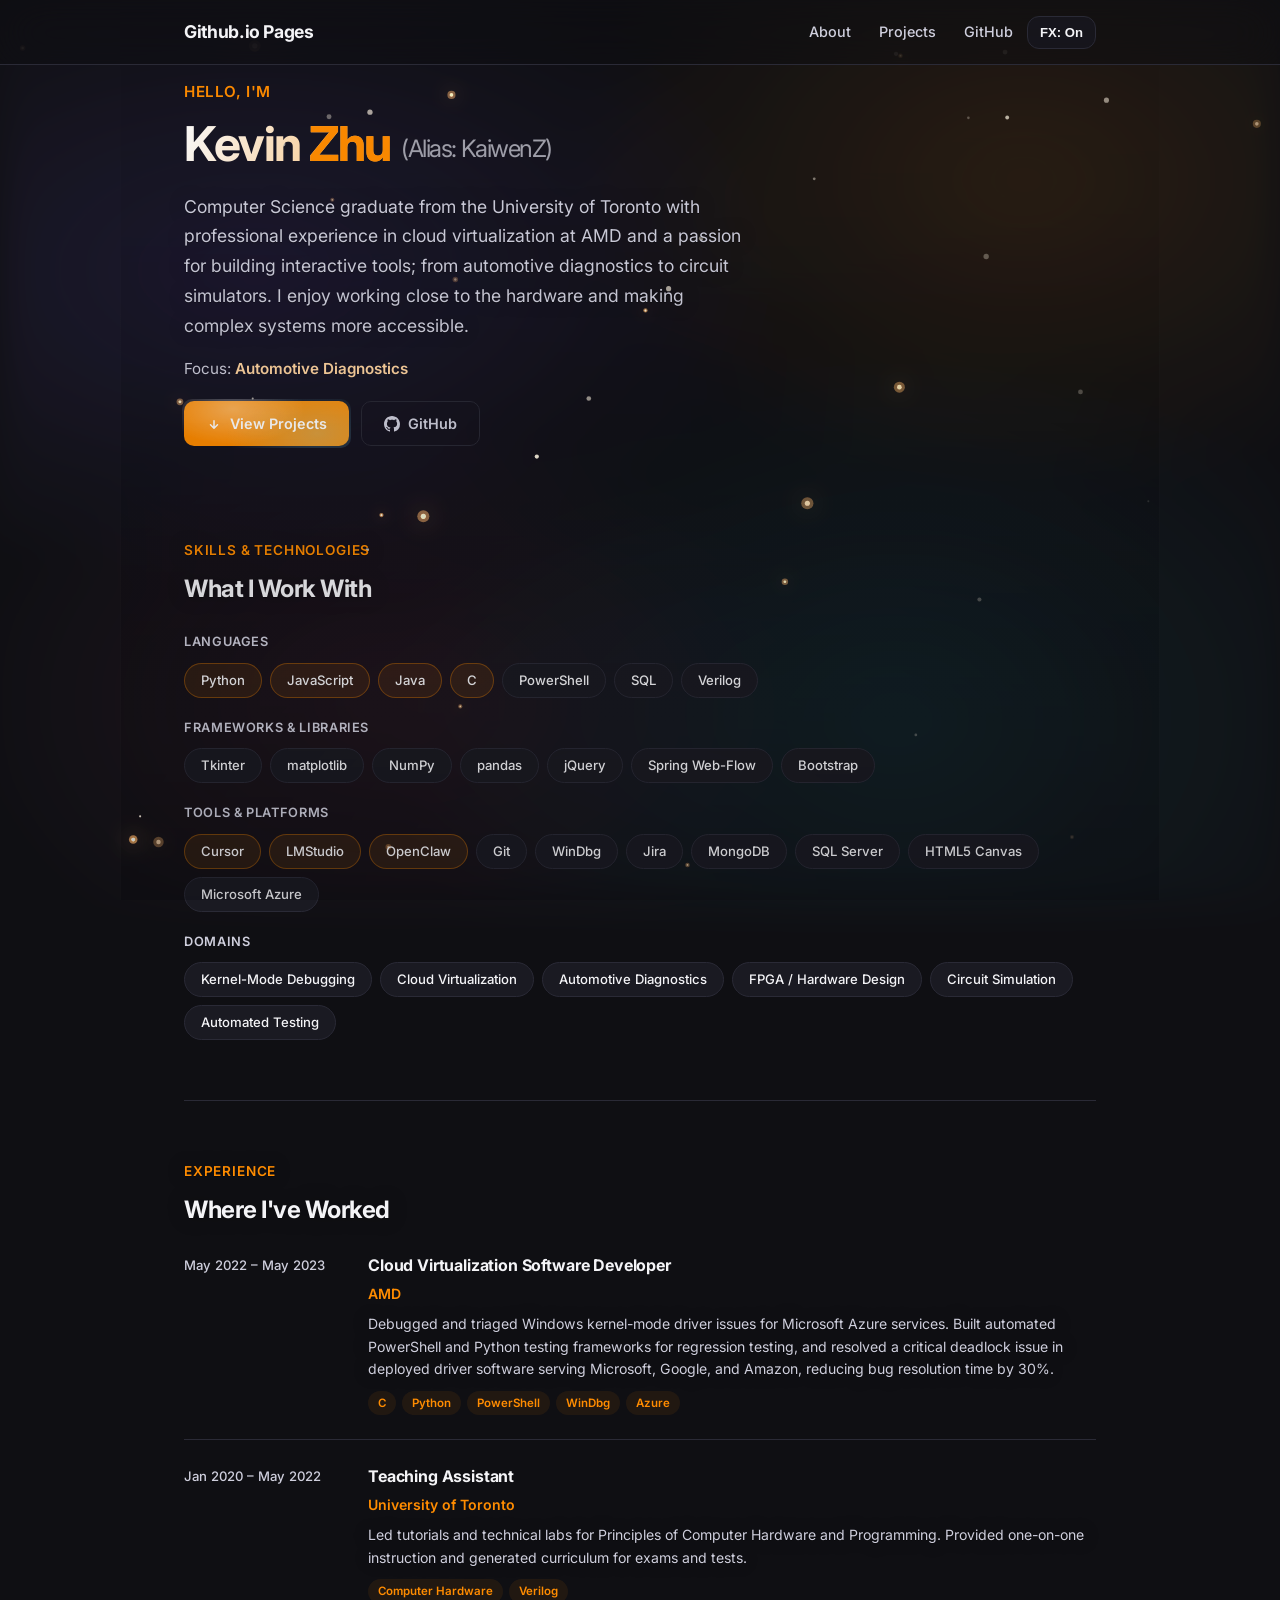
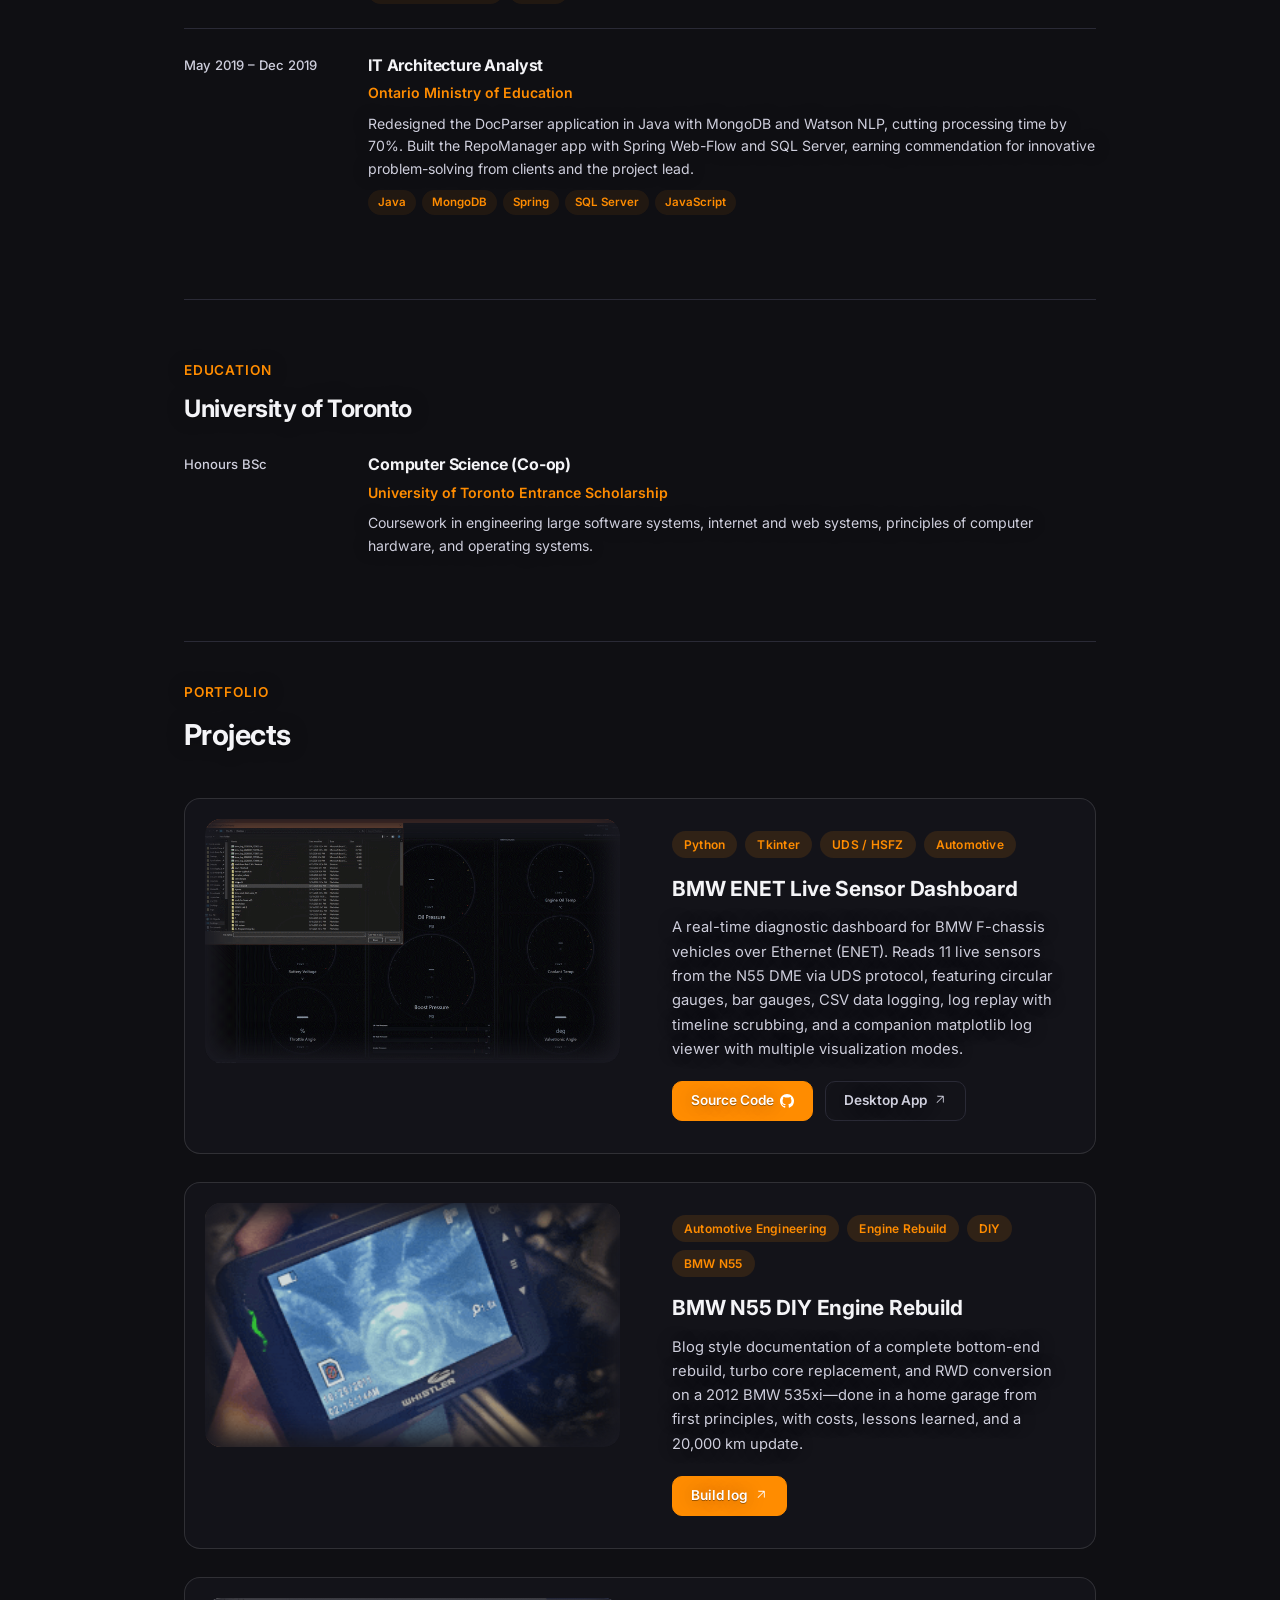
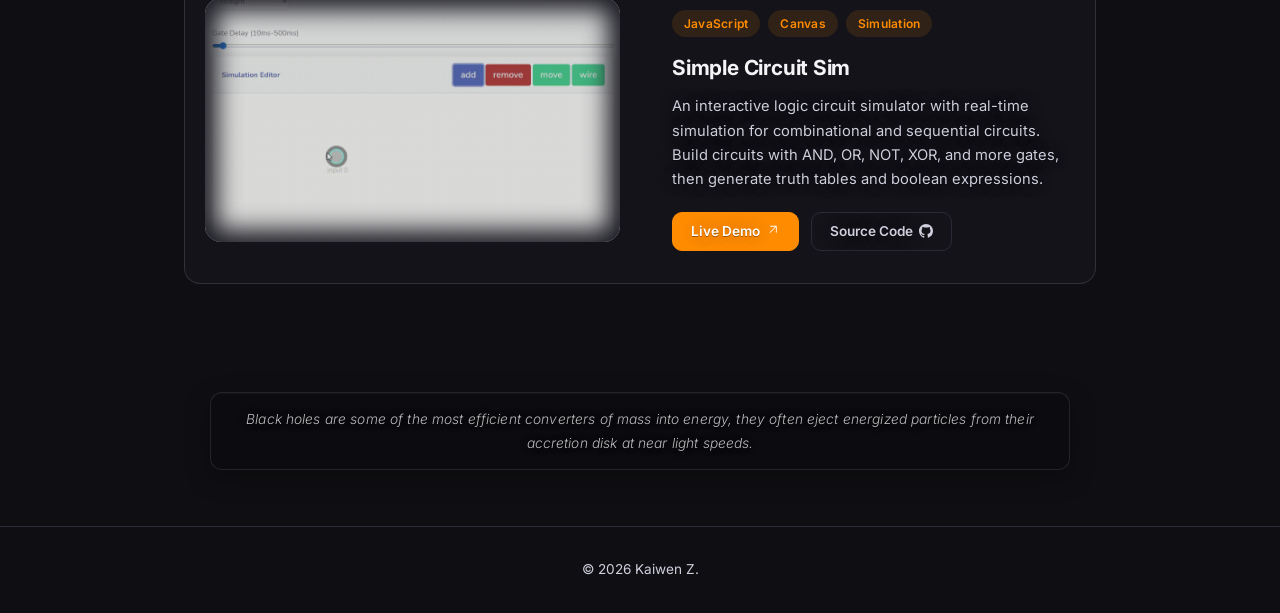
<file: index.html>
<!DOCTYPE html>
<html lang="en">
<head>
  <meta charset="utf-8">
  <meta name="viewport" content="width=device-width, initial-scale=1">
  <title>Kevin Zhu (KaiwenZ) — Projects</title>
  <link href="https://fonts.googleapis.com/css2?family=Inter:wght@300;400;500;600;700&display=swap" rel="stylesheet">
  <link rel="stylesheet" href="styles.css">
  
</head>
<body class="portfolio-page">
  <div class="nebula-layer postfx-chroma" aria-hidden="true"></div>
  <canvas id="ambient-stars" class="ambient-stars postfx-chroma" aria-hidden="true"></canvas>
  <div class="content-ribbon" aria-hidden="true"></div>

  <nav>
    <div class="nav-inner">
      <span class="nav-logo">Github.io Pages</span>
      <div class="nav-right">
        <div class="nav-links">
          <a href="#about">About</a>
          <a href="#projects">Projects</a>
          <a href="https://github.com/kaiwen-z" target="_blank" rel="noopener">GitHub</a>
        </div>
        <button id="fx-toggle" class="fx-toggle" type="button" aria-pressed="true">FX: On</button>
      </div>
    </div>
  </nav>

  <section class="hero" id="about">
    <p class="hero-greeting typewriter" data-text="Hello, I'm">Hello, I'm</p>
    <h1 class="hero-name"><span class="name-shimmer">Kevin <span class="accent">Zhu</span></span><span class="alias alias-reveal">(Alias: KaiwenZ)</span></h1>
    <p class="hero-desc">
      Computer Science graduate from the University of Toronto with professional experience in cloud virtualization at AMD and a passion for building interactive tools; from automotive diagnostics to circuit simulators. I enjoy working close to the hardware and making complex systems more accessible.
      <br>
    </p>
    <p class="hero-rotator">Focus: <span id="hero-rotating-text" class="rotator-word"></span></p>
    <div class="hero-links">
      <a id="view-projects-btn" href="#projects" class="btn btn-primary btn-view-projects">
        <svg viewBox="0 0 16 16" xmlns="http://www.w3.org/2000/svg"><path d="M8 4a.75.75 0 01.75.75v5.69l2.22-2.22a.75.75 0 111.06 1.06l-3.5 3.5a.75.75 0 01-1.06 0l-3.5-3.5a.75.75 0 111.06-1.06l2.22 2.22V4.75A.75.75 0 018 4z"/></svg>
        View Projects
      </a>
      <a id="github-btn" href="https://github.com/kaiwen-z" target="_blank" rel="noopener" class="btn btn-outline btn-scan">
        <svg viewBox="0 0 16 16" xmlns="http://www.w3.org/2000/svg"><path d="M8 0C3.58 0 0 3.58 0 8c0 3.54 2.29 6.53 5.47 7.59.4.07.55-.17.55-.38 0-.19-.01-.82-.01-1.49-2.01.37-2.53-.49-2.69-.94-.09-.23-.48-.94-.82-1.13-.28-.15-.68-.52-.01-.53.63-.01 1.08.58 1.23.82.72 1.21 1.87.87 2.33.66.07-.52.28-.87.51-1.07-1.78-.2-3.64-.89-3.64-3.95 0-.87.31-1.59.82-2.15-.08-.2-.36-1.02.08-2.12 0 0 .67-.21 2.2.82.64-.18 1.32-.27 2-.27.68 0 1.36.09 2 .27 1.53-1.04 2.2-.82 2.2-.82.44 1.1.16 1.92.08 2.12.51.56.82 1.27.82 2.15 0 3.07-1.87 3.75-3.65 3.95.29.25.54.73.54 1.48 0 1.07-.01 1.93-.01 2.2 0 .21.15.46.55.38A8.013 8.013 0 0016 8c0-4.42-3.58-8-8-8z"/></svg>
        GitHub
      </a>
    </div>
    <button id="scroll-hint" class="scroll-hint" type="button" aria-label="Scroll to projects">
      Scroll to projects <span class="arrow">↓</span>
    </button>
  </section>

  <section class="about-section">
    <p class="about-heading">Skills & Technologies</p>
    <h3 class="about-title">What I Work With</h3>
    <div class="skills-grid">
      <div class="skill-category">
        <h4>Languages</h4>
        <div class="skill-pills">
          <span class="skill-pill highlight">Python</span>
          <span class="skill-pill highlight">JavaScript</span>
          <span class="skill-pill highlight">Java</span>
          <span class="skill-pill highlight">C</span>
          <span class="skill-pill">PowerShell</span>
          <span class="skill-pill">SQL</span>
          <span class="skill-pill">Verilog</span>
        </div>
      </div>
      <div class="skill-category">
        <h4>Frameworks & Libraries</h4>
        <div class="skill-pills">
          <span class="skill-pill">Tkinter</span>
          <span class="skill-pill">matplotlib</span>
          <span class="skill-pill">NumPy</span>
          <span class="skill-pill">pandas</span>
          <span class="skill-pill">jQuery</span>
          <span class="skill-pill">Spring Web-Flow</span>
          <span class="skill-pill">Bootstrap</span>
        </div>
      </div>
      <div class="skill-category">
        <h4>Tools & Platforms</h4>
        <div class="skill-pills">
          <span class="skill-pill highlight">Cursor</span>
          <span class="skill-pill highlight">LMStudio</span>
          <span class="skill-pill highlight">OpenClaw</span>
          <span class="skill-pill">Git</span>
          <span class="skill-pill">WinDbg</span>
          <span class="skill-pill">Jira</span>
          <span class="skill-pill">MongoDB</span>
          <span class="skill-pill">SQL Server</span>
          <span class="skill-pill">HTML5 Canvas</span>
          <span class="skill-pill">Microsoft Azure</span>
        </div>
      </div>
      <div class="skill-category">
        <h4>Domains</h4>
        <div class="skill-pills">
          <span class="skill-pill">Kernel-Mode Debugging</span>
          <span class="skill-pill">Cloud Virtualization</span>
          <span class="skill-pill">Automotive Diagnostics</span>
          <span class="skill-pill">FPGA / Hardware Design</span>
          <span class="skill-pill">Circuit Simulation</span>
          <span class="skill-pill">Automated Testing</span>
        </div>
      </div>
    </div>
  </section>

  <div class="section-divider"><hr></div>

  <section class="about-section" style="padding-top: 60px;">
    <p class="about-heading">Experience</p>
    <h3 class="about-title">Where I've Worked</h3>
    <div class="exp-list">
      <div class="exp-item">
        <div class="exp-date">May 2022 – May 2023</div>
        <div class="exp-content">
          <h4>Cloud Virtualization Software Developer</h4>
          <p class="exp-org">AMD</p>
          <p class="exp-desc">
            Debugged and triaged Windows kernel-mode driver issues for Microsoft Azure services. Built automated PowerShell and Python testing frameworks for regression testing, and resolved a critical deadlock issue in deployed driver software serving Microsoft, Google, and Amazon, reducing bug resolution time by 30%.
          </p>
          <div class="exp-techs">
            <span class="exp-tech">C</span>
            <span class="exp-tech">Python</span>
            <span class="exp-tech">PowerShell</span>
            <span class="exp-tech">WinDbg</span>
            <span class="exp-tech">Azure</span>
          </div>
        </div>
      </div>
      <div class="exp-item">
        <div class="exp-date">Jan 2020 – May 2022</div>
        <div class="exp-content">
          <h4>Teaching Assistant</h4>
          <p class="exp-org">University of Toronto</p>
          <p class="exp-desc">
            Led tutorials and technical labs for Principles of Computer Hardware and Programming. Provided one-on-one instruction and generated curriculum for exams and tests.
          </p>
          <div class="exp-techs">
            <span class="exp-tech">Computer Hardware</span>
            <span class="exp-tech">Verilog</span>
          </div>
        </div>
      </div>
      <div class="exp-item">
        <div class="exp-date">May 2019 – Dec 2019</div>
        <div class="exp-content">
          <h4>IT Architecture Analyst</h4>
          <p class="exp-org">Ontario Ministry of Education</p>
          <p class="exp-desc">
            Redesigned the DocParser application in Java with MongoDB and Watson NLP, cutting processing time by 70%. Built the RepoManager app with Spring Web-Flow and SQL Server, earning commendation for innovative problem-solving from clients and the project lead.
          </p>
          <div class="exp-techs">
            <span class="exp-tech">Java</span>
            <span class="exp-tech">MongoDB</span>
            <span class="exp-tech">Spring</span>
            <span class="exp-tech">SQL Server</span>
            <span class="exp-tech">JavaScript</span>
          </div>
        </div>
      </div>
    </div>
  </section>

  <div class="section-divider"><hr></div>

  <section class="about-section" style="padding-top: 60px;">
    <p class="about-heading">Education</p>
    <h3 class="about-title">University of Toronto</h3>
    <div class="exp-list">
      <div class="exp-item" style="border-bottom: none;">
        <div class="exp-date">Honours BSc</div>
        <div class="exp-content">
          <h4>Computer Science (Co-op)</h4>
          <p class="exp-org">University of Toronto Entrance Scholarship</p>
          <p class="exp-desc">
            Coursework in engineering large software systems, internet and web systems, principles of computer hardware, and operating systems.
          </p>
        </div>
      </div>
    </div>
  </section>

  <div class="section-divider"><hr></div>

  <section class="section" id="projects">
    <p class="section-label">Portfolio</p>
    <h2 class="section-title">Projects</h2>

    <div class="project-card">
      <div class="project-thumb">
        <img src="bmw-dashboard.gif" alt="BMW ENET live sensor dashboard with circular gauges showing RPM, oil pressure, boost, and temperatures" loading="lazy">
      </div>
      <div class="project-info">
        <div class="project-tags">
          <span class="tag">Python</span>
          <span class="tag">Tkinter</span>
          <span class="tag">UDS / HSFZ</span>
          <span class="tag">Automotive</span>
        </div>
        <h3>BMW ENET Live Sensor Dashboard</h3>
        <p>
          A real-time diagnostic dashboard for BMW F-chassis vehicles over Ethernet (ENET). Reads 11 live sensors from the N55 DME via UDS protocol, featuring circular gauges, bar gauges, CSV data logging, log replay with timeline scrubbing, and a companion matplotlib log viewer with multiple visualization modes.
        </p>
        <div class="project-links">
          <a href="https://github.com/kaiwen-z/bmw-enet-tool-public-wenz77-on-bimmerforums" target="_blank" rel="noopener" class="project-link primary-link">
            Source Code
            <svg width="14" height="14" viewBox="0 0 16 16" fill="currentColor"><path d="M8 0C3.58 0 0 3.58 0 8c0 3.54 2.29 6.53 5.47 7.59.4.07.55-.17.55-.38 0-.19-.01-.82-.01-1.49-2.01.37-2.53-.49-2.69-.94-.09-.23-.48-.94-.82-1.13-.28-.15-.68-.52-.01-.53.63-.01 1.08.58 1.23.82.72 1.21 1.87.87 2.33.66.07-.52.28-.87.51-1.07-1.78-.2-3.64-.89-3.64-3.95 0-.87.31-1.59.82-2.15-.08-.2-.36-1.02.08-2.12 0 0 .67-.21 2.2.82.64-.18 1.32-.27 2-.27.68 0 1.36.09 2 .27 1.53-1.04 2.2-.82 2.2-.82.44 1.1.16 1.92.08 2.12.51.56.82 1.27.82 2.15 0 3.07-1.87 3.75-3.65 3.95.29.25.54.73.54 1.48 0 1.07-.01 1.93-.01 2.2 0 .21.15.46.55.38A8.013 8.013 0 0016 8c0-4.42-3.58-8-8-8z"/></svg>
          </a>
          <a href="https://github.com/kaiwen-z/bmw-enet-tool-public-wenz77-on-bimmerforums/raw/refs/heads/main/src/dist/BMW_ENET_Dashboard.exe" download="BMW_ENET_Dashboard.exe"class="project-link">
            Desktop App
            <svg width="14" height="14" viewBox="0 0 16 16" fill="currentColor"><path d="M4.5 2A.5.5 0 015 2.5V3h5.586l-6.293 6.293a.5.5 0 00.708.708L11.293 3.707V9.5a.5.5 0 001 0v-7a.5.5 0 00-.5-.5h-7z"/></svg>
          </a>
        </div>
      </div>
    </div>

    <div class="project-card">
      <div class="project-thumb">
        <!-- Replace src with your thumbnail/GIF when ready -->
        <img src="car-repair.gif" alt="BMW N55 DIY engine rebuild project (thumbnail placeholder)" loading="lazy">
      </div>
      <div class="project-info">
        <div class="project-tags">
          <span class="tag">Automotive Engineering</span>
          <span class="tag">Engine Rebuild</span>
          <span class="tag">DIY</span>
          <span class="tag">BMW N55</span>
        </div>
        <h3>BMW N55 DIY Engine Rebuild</h3>
        <p>
          Blog style documentation of a complete bottom-end rebuild, turbo core replacement, and RWD conversion on a 2012 BMW 535xi—done in a home garage from first principles, with costs, lessons learned, and a 20,000 km update.
        </p>
        <div class="project-links">
          <a href="car-repair-blog.html" class="project-link primary-link">
            Build log
            <svg width="14" height="14" viewBox="0 0 16 16" fill="currentColor"><path d="M4.5 2A.5.5 0 015 2.5V3h5.586l-6.293 6.293a.5.5 0 00.708.708L11.293 3.707V9.5a.5.5 0 001 0v-7a.5.5 0 00-.5-.5h-7z"/></svg>
          </a>
        </div>
      </div>
    </div>

    <div class="project-card">
      <div class="project-thumb">
        <img src="demo.gif" alt="Simple Circuit Sim demo showing logic gates and wire connections" loading="lazy">
      </div>
      <div class="project-info">
        <div class="project-tags">
          <span class="tag">JavaScript</span>
          <span class="tag">Canvas</span>
          <span class="tag">Simulation</span>
        </div>
        <h3>Simple Circuit Sim</h3>
        <p>
          An interactive logic circuit simulator with real-time simulation for combinational and sequential circuits. Build circuits with AND, OR, NOT, XOR, and more gates, then generate truth tables and boolean expressions.
        </p>
        <div class="project-links">
          <a href="canvas.html" class="project-link primary-link">
            Live Demo
            <svg width="14" height="14" viewBox="0 0 16 16" fill="currentColor"><path d="M4.5 2A.5.5 0 015 2.5V3h5.586l-6.293 6.293a.5.5 0 00.708.708L11.293 3.707V9.5a.5.5 0 001 0v-7a.5.5 0 00-.5-.5h-7z"/></svg>
          </a>
          <a href="https://github.com/kaiwen-z/simplecircuitsim" target="_blank" rel="noopener" class="project-link">
            Source Code
            <svg width="14" height="14" viewBox="0 0 16 16" fill="currentColor"><path d="M8 0C3.58 0 0 3.58 0 8c0 3.54 2.29 6.53 5.47 7.59.4.07.55-.17.55-.38 0-.19-.01-.82-.01-1.49-2.01.37-2.53-.49-2.69-.94-.09-.23-.48-.94-.82-1.13-.28-.15-.68-.52-.01-.53.63-.01 1.08.58 1.23.82.72 1.21 1.87.87 2.33.66.07-.52.28-.87.51-1.07-1.78-.2-3.64-.89-3.64-3.95 0-.87.31-1.59.82-2.15-.08-.2-.36-1.02.08-2.12 0 0 .67-.21 2.2.82.64-.18 1.32-.27 2-.27.68 0 1.36.09 2 .27 1.53-1.04 2.2-.82 2.2-.82.44 1.1.16 1.92.08 2.12.51.56.82 1.27.82 2.15 0 3.07-1.87 3.75-3.65 3.95.29.25.54.73.54 1.48 0 1.07-.01 1.93-.01 2.2 0 .21.15.46.55.38A8.013 8.013 0 0016 8c0-4.42-3.58-8-8-8z"/></svg>
          </a>
        </div>
      </div>
    </div>

  </section>

  <section class="fx-blurb" aria-label="Background effects note">
    <p>
      Black holes are some of the most efficient converters of mass into energy, they often eject energized particles from their accretion disk at near light speeds.
    </p>
  </section>

  <footer>
    <p>&copy; 2026 Kaiwen Z.</p>
  </footer>

  

  

  

  

  <script src="index.js"></script>

</body>
</html>
</file>
<file: styles.css>
*, *::before, *::after { margin: 0; padding: 0; box-sizing: border-box; }

    :root {
      --bg: #0f0f13;
      --bg-card: #1a1a22;
      --bg-card-hover: #22222e;
      --text: #e4e4e7;
      --text-muted: #9393a0;
      --accent: #ff8c00;
      --accent-hover: #ffb347;
      --border: #2a2a36;
      --radius: 16px;
      --radius-sm: 10px;
    }

    html { scroll-behavior: smooth; }

    body {
      font-family: 'Inter', -apple-system, BlinkMacSystemFont, 'Segoe UI', sans-serif;
      background: var(--bg);
      color: var(--text);
      line-height: 1.6;
      min-height: 100vh;
    }

    /* Scroll-driven cinematic end fade (JS sets --end-fade: 0..1) */
    body {
      --end-fade: 0;
    }

    .portfolio-page .nebula-layer {
      opacity: calc(0.55 * (1 - var(--end-fade)));
      filter: blur(18px) saturate(calc(1.2 - 0.55 * var(--end-fade))) brightness(calc(1 - 0.35 * var(--end-fade)));
    }

    .portfolio-page .ambient-stars {
      opacity: calc(0.95 * (1 - 0.10 * var(--end-fade)));
      filter: saturate(calc(1 - 0.15 * var(--end-fade)));
    }

    .alias {
      color: #888888;       /* Slightly grey color */
      font-size: 0.5em;     /* Makes text half the size of the main header */
      font-weight: normal;  /* Removes bold styling inherited from h1 */
      margin-left: 10px;    /* Adds a small space between name and alias */
      vertical-align: middle; /* Ensures it sits nicely inline */
    }

    a { color: var(--accent); text-decoration: none; transition: color 0.2s; }
    a:hover { color: var(--accent-hover); }

    /* Portfolio homepage: brighter body / secondary text than global defaults */
    .portfolio-page {
      --text: #f4f4f7;
      --text-muted: #cfcfdd;
    }

    .portfolio-page .alias {
      color: #a2a2ad;
    }

    /* Improve readability against nebula/stars by lifting text contrast */
    .portfolio-page .hero-desc,
    .portfolio-page .exp-desc,
    .portfolio-page .project-info p,
    .portfolio-page .project-link,
    .portfolio-page .section-label,
    .portfolio-page .section-title,
    .portfolio-page .about-heading,
    .portfolio-page .about-title {
      text-shadow:
        0 1px 0 rgba(0, 0, 0, 0.35),
        0 0 18px rgba(0, 0, 0, 0.35);
    }

    /* --- NAV --- */
    nav {
      position: fixed;
      top: 0;
      left: 0;
      right: 0;
      z-index: 2147483647;
      transform: none;
      filter: none;
      backdrop-filter: blur(20px);
      -webkit-backdrop-filter: blur(20px);
      background: rgba(15, 15, 19, 0.51);
      border-bottom: 1px solid var(--border);
    }

    .nav-inner {
      max-width: 960px;
      margin: 0 auto;
      padding: 0 24px;
      height: 64px;
      display: flex;
      align-items: center;
      justify-content: space-between;
    }

    .nav-logo {
      font-weight: 700;
      font-size: 1.1rem;
      color: var(--text);
      letter-spacing: -0.02em;
    }

    .nav-links { display: flex; gap: 28px; }

    .nav-links a {
      color: var(--text-muted);
      font-size: 0.9rem;
      font-weight: 500;
      position: relative;
      padding: 4px 0;
    }

    .nav-links a::after {
      content: '';
      position: absolute;
      bottom: -2px;
      left: 0;
      width: 0;
      height: 2px;
      background: var(--accent);
      border-radius: 1px;
      transition: width 0.25s ease;
    }

    .nav-links a:hover { color: var(--text); }
    .nav-links a:hover::after { width: 100%; }

    /* --- HERO / ABOUT --- */
    .hero {
      max-width: 960px;
      margin: 0 auto;
      padding: 80px 24px 60px;
    }

    .hero-greeting {
      font-size: 0.95rem;
      color: var(--accent);
      font-weight: 600;
      letter-spacing: 0.04em;
      text-transform: uppercase;
      margin-bottom: 12px;
    }

    .hero h1 {
      font-size: clamp(2rem, 5vw, 3rem);
      font-weight: 700;
      letter-spacing: -0.03em;
      line-height: 1.15;
      margin-bottom: 20px;
    }

    .hero h1 .accent { color: var(--accent); }

    .hero-desc {
      font-size: 1.1rem;
      color: var(--text-muted);
      max-width: 560px;
      line-height: 1.7;
      margin-bottom: 32px;
    }

    .hero-links { display: flex; gap: 12px; flex-wrap: wrap; }

    .btn {
      display: inline-flex;
      align-items: center;
      gap: 8px;
      padding: 10px 22px;
      border-radius: var(--radius-sm);
      font-size: 0.9rem;
      font-weight: 600;
      border: none;
      cursor: pointer;
      transition: all 0.2s ease;
    }

    .btn-primary {
      background: var(--accent);
      color: #fff;
    }

    .btn-primary:hover {
      background: var(--accent-hover);
      color: #fff;
      transform: translateY(-1px);
      box-shadow: 0 4px 20px rgba(255, 140, 0, 0.35);
    }

    .btn-outline {
      background: transparent;
      color: var(--text-muted);
      border: 1px solid var(--border);
    }

    .btn-outline:hover {
      border-color: var(--accent);
      color: var(--text);
      transform: translateY(-1px);
    }

    .btn svg {
      width: 16px;
      height: 16px;
      fill: currentColor;
    }

    /* --- SECTION --- */
    /* Reduce spacing on project-tags container */
    .project-tags-container {
    margin: 0;
    padding: 0;
    }
    .section {
      max-width: 960px;
      margin: 0 auto;
      padding: 40px 24px 80px;
    }

    .section-label {
      font-size: 0.85rem;
      color: var(--accent);
      font-weight: 600;
      text-transform: uppercase;
      letter-spacing: 0.06em;
      margin-bottom: 8px;
    }

    .section-title {
      font-size: 1.8rem;
      font-weight: 700;
      letter-spacing: -0.02em;
      margin-bottom: 40px;
    }

    .section-compact {
    padding: 0px 24px 20px;
    }

    .section-compact .section-title {
    margin-bottom: 20px;
    }

    /* --- PROJECT CARD --- */
    .project-card {
      display: grid;
      grid-template-columns: 1fr 1fr;
      gap: 0;
      background: var(--bg-card);
      border: 1px solid var(--border);
      border-radius: var(--radius);
      overflow: hidden;
      transition: all 0.3s ease;
      cursor: pointer;
    }

    /* FX on: let more background/black-hole visuals show through cards */
    .portfolio-page:not(.fx-off) .project-card {
      background: rgba(26, 26, 34, 0.48);
      backdrop-filter: blur(2px);
      -webkit-backdrop-filter: blur(2px);
      border-color: rgba(255, 255, 255, 0.12);
    }

    .portfolio-page:not(.fx-off) .project-card:hover {
      background: rgba(34, 34, 46, 0.56);
    }

    .project-card:hover {
      border-color: rgba(255, 140, 0, 0.4);
      background: var(--bg-card-hover);
      transform: translateY(-4px);
      box-shadow: 0 12px 40px rgba(0, 0, 0, 0.4);
    }

    .project-card + .project-card { margin-top: 28px; }

    .project-thumb {
      position: relative;
      overflow: hidden;
      aspect-ratio: 16 / 10;
      display: flex;
      align-items: center;
      justify-content: center;
      padding: 20px;
    }

    .project-thumb img {
      width: 100%;
      height: 100%;
      object-fit: cover;
      border-radius: var(--radius);
      transition: transform 0.4s ease;
    }

    .project-thumb::after {
      content: '';
      position: absolute;
      inset: 20px;
      border-radius: var(--radius);
      box-shadow: inset 0 0 25px 12px var(--bg-card);
      pointer-events: none;
      z-index: 1;
    }


    .project-card:hover .project-thumb::after {
      box-shadow: inset 0 0 25px 12px var(--bg-card-hover);
    }

    .project-info {
      padding: 32px;
      display: flex;
      flex-direction: column;
      justify-content: center;
    }

    .project-tags {
      display: flex;
      flex-wrap: wrap;
      gap: 8px;
      margin-bottom: 14px;
    }

    .tag {
      font-size: 0.75rem;
      font-weight: 600;
      padding: 4px 12px;
      border-radius: 20px;
      background: rgba(255, 140, 0, 0.12);
      color: var(--accent);
      letter-spacing: 0.02em;
    }

    .project-info h3 {
      font-size: 1.3rem;
      font-weight: 700;
      margin-bottom: 10px;
      letter-spacing: -0.01em;
    }

    .project-info p {
      color: var(--text-muted);
      font-size: 0.92rem;
      line-height: 1.65;
      margin-bottom: 20px;
    }

    .project-links { display: flex; gap: 12px; margin-top: auto; }

    .project-link {
      font-size: 0.85rem;
      font-weight: 600;
      padding: 8px 18px;
      border-radius: var(--radius-sm);
      border: 1px solid var(--border);
      color: var(--text-muted);
      transition: all 0.2s ease;
      display: inline-flex;
      align-items: center;
      gap: 6px;
    }

    .project-link:hover {
      border-color: var(--accent);
      color: var(--text);
      background: rgba(255, 140, 0, 0.08);
    }

    .project-link.primary-link {
      background: var(--accent);
      border-color: var(--accent);
      color: #fff;
    }

    .project-link.primary-link:hover {
      background: var(--accent-hover);
      border-color: var(--accent-hover);
      color: #fff;
    }

    .project-card:hover .project-link.primary-link {
      background: var(--accent-hover);
      border-color: var(--accent-hover);
      color: #fff;
    }

    .project-card:hover .project-links:has(.project-link:not(.primary-link):hover) .project-link.primary-link {
      background: transparent;
      border-color: var(--border);
      color: var(--text-muted);
    }

    /* --- ABOUT SECTIONS --- */
    .about-section {
      max-width: 960px;
      margin: 0 auto;
      padding: 0 24px 60px;
    }

    .about-section + .about-section { padding-top: 20px; }

    .about-heading {
      font-size: 0.85rem;
      color: var(--accent);
      font-weight: 600;
      text-transform: uppercase;
      letter-spacing: 0.06em;
      margin-bottom: 8px;
    }

    .about-title {
      font-size: 1.5rem;
      font-weight: 700;
      letter-spacing: -0.02em;
      margin-bottom: 24px;
    }

    /* Skills grid */
    .skills-grid {
      display: flex;
      flex-direction: column;
      gap: 20px;
    }

    .skill-category h4 {
      font-size: 0.8rem;
      font-weight: 600;
      color: var(--text-muted);
      text-transform: uppercase;
      letter-spacing: 0.05em;
      margin-bottom: 10px;
    }

    .skill-pills {
      display: flex;
      flex-wrap: wrap;
      gap: 8px;
    }

    .skill-pill {
      font-size: 0.82rem;
      font-weight: 500;
      padding: 6px 16px;
      border-radius: 20px;
      background: var(--bg-card);
      border: 1px solid var(--border);
      color: var(--text);
      transition: all 0.2s ease;
    }

    .skill-pill:hover {
      border-color: var(--accent);
      background: rgba(255, 140, 0, 0.08);
      transform: translateY(-1px);
    }

    .skill-pill.highlight {
      border-color: rgba(255, 140, 0, 0.35);
      background: rgba(255, 140, 0, 0.1);
    }

    /* Experience timeline */
    .exp-list {
      display: flex;
      flex-direction: column;
      gap: 0;
    }

    .exp-item {
      display: grid;
      grid-template-columns: 160px 1fr;
      gap: 24px;
      padding: 24px 0;
      border-bottom: 1px solid var(--border);
      transition: background 0.2s ease;
    }

    .exp-item:first-child { padding-top: 0; }
    .exp-item:last-child { border-bottom: none; }

    .exp-date {
      font-size: 0.82rem;
      color: var(--text-muted);
      font-weight: 500;
      padding-top: 2px;
    }

    .exp-content h4 {
      font-size: 1rem;
      font-weight: 700;
      margin-bottom: 4px;
      letter-spacing: -0.01em;
    }

    .exp-org {
      font-size: 0.88rem;
      color: var(--accent);
      font-weight: 600;
      margin-bottom: 8px;
    }

    .exp-desc {
      font-size: 0.88rem;
      color: var(--text-muted);
      line-height: 1.6;
    }

    .exp-techs {
      display: flex;
      flex-wrap: wrap;
      gap: 6px;
      margin-top: 10px;
    }

    .exp-tech {
      font-size: 0.72rem;
      font-weight: 600;
      padding: 3px 10px;
      border-radius: 14px;
      background: rgba(255, 140, 0, 0.08);
      color: var(--accent);
    }

    /* Divider line between major sections */
    .section-divider {
      max-width: 960px;
      margin: 0 auto;
      padding: 0 24px;
    }

    .section-divider hr {
      border: none;
      border-top: 1px solid var(--border);
      margin: 0;
    }

    .fx-blurb {
      max-width: 960px;
      margin: 0 auto;
      padding: 28px 24px 56px;
      text-align: center;
    }

    .fx-blurb p {
      font-size: 0.86rem;
      line-height: 1.75;
      color: rgba(244, 244, 248, 0.76);
      font-style: italic;
      font-weight: 300;
      letter-spacing: 0.01em;
      max-width: 860px;
      margin: 0 auto;
      padding: 14px 18px;
      background: rgba(8, 8, 12, 0.42);
      border: 1px solid rgba(255, 255, 255, 0.10);
      border-radius: 12px;
      box-shadow:
        0 8px 26px rgba(0, 0, 0, 0.28),
        inset 0 1px 0 rgba(255, 255, 255, 0.04);
      text-shadow:
        0 1px 0 rgba(0, 0, 0, 0.48),
        0 0 12px rgba(0, 0, 0, 0.28);
    }

    .fx-off .fx-blurb {
      display: none !important;
    }

    @media (max-width: 700px) {
      .exp-item {
        grid-template-columns: 1fr;
        gap: 4px;
      }

      .about-section { padding: 0 20px 40px; }
    }

    /* --- FOOTER --- */
    footer {
      border-top: 1px solid var(--border);
      text-align: center;
      padding: 32px 24px;
      color: var(--text-muted);
      font-size: 0.85rem;
    }

    /* --- RESPONSIVE --- */
    @media (max-width: 700px) {
      .portfolio-page {
        padding-top: 18px;
      }

      .project-card {
        grid-template-columns: 1fr;
      }

      .project-thumb {
        aspect-ratio: 16 / 9;
      }

      .project-info {
        padding: 24px;
      }

      .hero { padding: 88px 20px 40px; }
      .section { padding: 24px 20px 60px; }
    }

    /* --- IMAGE GALLERY --- */
.gallery-card {
  background: var(--bg-card);
  border: 1px solid var(--border);
  border-radius: var(--radius);
  overflow: hidden;
  transition: all 0.3s ease;
  cursor: pointer;
}

.gallery-card:hover {
  border-color: rgba(255, 140, 0, 0.4);
  background: var(--bg-card-hover);
  transform: translateY(-4px);
  box-shadow: 0 12px 40px rgba(0, 0, 0, 0.4);
}

.gallery-preview {
  display: grid;
  grid-template-columns: repeat(3, 1fr);
  gap: 4px;
  padding: 4px;
  background: var(--bg-card);
}

.gallery-preview-item {
  aspect-ratio: 16 / 10;
  background: var(--bg-card-hover);
  border-radius: 8px;
  display: flex;
  align-items: center;
  justify-content: center;
  overflow: hidden;
  position: relative;
}

.gallery-preview-item img {
  width: 100%;
  height: 100%;
  object-fit: cover;
  transition: transform 0.3s ease;
}

.gallery-preview-item:hover img {
  transform: scale(1.05);
}

.gallery-preview-item:nth-child(1) { grid-column: span 2; }

.gallery-overlay {
  position: absolute;
  inset: 0;
  background: rgba(0, 0, 0, 0.6);
  display: flex;
  align-items: center;
  justify-content: center;
  opacity: 0;
  transition: opacity 0.3s ease;
}

.gallery-card:hover .gallery-overlay {
  opacity: 1;
}

.gallery-overlay svg {
  width: 48px;
  height: 48px;
  fill: var(--text);
}

.gallery-info {
  padding: 24px;
}

.gallery-info h3 {
  font-size: 1.2rem;
  font-weight: 700;
  margin-bottom: 8px;
}

.gallery-info p {
  color: var(--text-muted);
  font-size: 0.9rem;
  line-height: 1.6;
}

.gallery-count {
  display: inline-flex;
  align-items: center;
  gap: 6px;
  font-size: 0.8rem;
  color: var(--accent);
  font-weight: 600;
  margin-top: 12px;
}

/* --- SLIDESHOW MODAL --- */
.slideshow-modal {
  position: fixed;
  inset: 0;
  background: rgba(15, 15, 19, 0.95);
  backdrop-filter: blur(10px);
  -webkit-backdrop-filter: blur(10px);
  z-index: 1000;
  display: none;
  align-items: center;
  justify-content: center;
  opacity: 0;
  transition: opacity 0.3s ease;
}

.slideshow-modal.active {
  display: flex;
  opacity: 1;
}

.slideshow-content {
  position: relative;
  max-width: 1200px;
  width: 90%;
  max-height: 85vh;
}

.slideshow-image-container {
  position: relative;
  background: var(--bg-card);
  border-radius: var(--radius);
  overflow: hidden;
  aspect-ratio: 16 / 10;
}

.slideshow-image {
  width: 100%;
  height: 100%;
  object-fit: contain;
}

.slideshow-placeholder {
  width: 100%;
  height: 100%;
  display: flex;
  align-items: center;
  justify-content: center;
  flex-direction: column;
  gap: 16px;
  color: var(--text-muted);
}

.slideshow-placeholder svg {
  width: 64px;
  height: 64px;
  fill: var(--text-muted);
}

.slideshow-nav {
  position: absolute;
  top: 50%;
  transform: translateY(-50%);
  background: rgba(255, 140, 0, 0.2);
  border: 1px solid var(--border);
  color: var(--text);
  width: 48px;
  height: 48px;
  border-radius: 50%;
  display: flex;
  align-items: center;
  justify-content: center;
  cursor: pointer;
  transition: all 0.2s ease;
  z-index: 10;
}

.slideshow-nav:hover {
  background: var(--accent);
  border-color: var(--accent);
}

.slideshow-nav svg {
  width: 24px;
  height: 24px;
  fill: currentColor;
}

.slideshow-nav.prev { left: -60px; }
.slideshow-nav.next { right: -60px; }

.slideshow-close {
  position: absolute;
  top: -50px;
  right: 0;
  background: transparent;
  border: none;
  color: var(--text-muted);
  cursor: pointer;
  padding: 8px;
  transition: color 0.2s ease;
}

.slideshow-close:hover {
  color: var(--text);
}

.slideshow-close svg {
  width: 24px;
  height: 24px;
  fill: currentColor;
}

.slideshow-counter {
  position: absolute;
  bottom: -40px;
  left: 50%;
  transform: translateX(-50%);
  font-size: 0.9rem;
  color: var(--text-muted);
  font-weight: 500;
}

.slideshow-thumbnails {
  position: absolute;
  bottom: -90px;
  left: 50%;
  transform: translateX(-50%);
  display: flex;
  gap: 8px;
}

.slideshow-thumb {
  width: 60px;
  height: 40px;
  background: var(--bg-card);
  border: 1px solid var(--border);
  border-radius: 6px;
  cursor: pointer;
  overflow: hidden;
  transition: all 0.2s ease;
  opacity: 0.6;
}

.slideshow-thumb.active {
  opacity: 1;
  border-color: var(--accent);
}

.slideshow-thumb img {
  width: 100%;
  height: 100%;
  object-fit: cover;
}

.slideshow-caption {
  position: absolute;
  bottom: -130px;
  left: 50%;
  transform: translateX(-50%);
  text-align: center;
  color: var(--text-muted);
  font-size: 0.9rem;
  max-width: 600px;
}

@media (max-width: 900px) {
  .slideshow-nav.prev { left: 10px; }
  .slideshow-nav.next { right: 10px; }
  .slideshow-nav {
    width: 40px;
    height: 40px;
    background: rgba(0, 0, 0, 0.7);
  }
  .slideshow-counter,
  .slideshow-thumbnails,
  .slideshow-caption {
    position: static;
    transform: none;
    margin-top: 16px;
  }
  .slideshow-content {
    max-height: none;
  }
  .slideshow-image-container {
    aspect-ratio: 4 / 3;
  }
}

/* ============================================================
   EXAMPLE UI COMPONENTS
   ============================================================ */

/* --- 1. BEFORE / AFTER COMPARISON SLIDER --- */
.ba-card {
  background: var(--bg-card);
  border: 1px solid var(--border);
  border-radius: var(--radius);
  overflow: hidden;
}

.ba-container {
  position: relative;
  width: 100%;
  aspect-ratio: 16 / 9;
  overflow: hidden;
  cursor: ew-resize;
  user-select: none;
}

.ba-layer {
  position: absolute;
  inset: 0;
}

.ba-layer img,
.ba-layer .ba-placeholder {
  width: 100%;
  height: 100%;
  object-fit: cover;
  display: flex;
  align-items: center;
  justify-content: center;
}

.ba-placeholder {
  font-size: 0.9rem;
  color: var(--text-muted);
  font-weight: 600;
}

.ba-layer.before { background: #1a1a2a; }
.ba-layer.after  { background: #121218; clip-path: inset(0 0 0 50%); }

.ba-handle {
  position: absolute;
  top: 0;
  bottom: 0;
  left: 50%;
  width: 4px;
  background: var(--accent);
  transform: translateX(-50%);
  z-index: 5;
  pointer-events: none;
}

.ba-handle::after {
  content: '';
  position: absolute;
  top: 50%;
  left: 50%;
  transform: translate(-50%, -50%);
  width: 40px;
  height: 40px;
  background: var(--accent);
  border-radius: 50%;
  box-shadow: 0 0 16px rgba(255, 140, 0, 0.5);
}

.ba-handle svg {
  position: absolute;
  top: 50%;
  left: 50%;
  transform: translate(-50%, -50%);
  width: 20px;
  height: 20px;
  fill: #fff;
  z-index: 6;
  pointer-events: none;
}

.ba-label {
  position: absolute;
  bottom: 16px;
  padding: 4px 14px;
  border-radius: 20px;
  font-size: 0.75rem;
  font-weight: 700;
  text-transform: uppercase;
  letter-spacing: 0.06em;
  z-index: 4;
  pointer-events: none;
}

.ba-label.left  { left: 16px;  background: rgba(255,140,0,0.85); color: #fff; }
.ba-label.right { right: 16px; background: rgba(255,255,255,0.15); color: var(--text); backdrop-filter: blur(6px); }

.ba-info { padding: 20px 24px; }
.ba-info h3 { font-size: 1.1rem; font-weight: 700; margin-bottom: 4px; }
.ba-info p  { font-size: 0.85rem; color: var(--text-muted); line-height: 1.6; }

/* --- 2. VERTICAL TIMELINE --- */
.vt-timeline {
  position: relative;
  padding-left: 36px;
}

.vt-timeline::before {
  content: '';
  position: absolute;
  left: 11px;
  top: 8px;
  bottom: 8px;
  width: 2px;
  background: var(--border);
}

.vt-item {
  position: relative;
  padding-bottom: 32px;
}

.vt-item:last-child { padding-bottom: 0; }

.vt-dot {
  position: absolute;
  left: -36px;
  top: 4px;
  width: 24px;
  height: 24px;
  border-radius: 50%;
  background: var(--bg-card);
  border: 2px solid var(--accent);
  display: flex;
  align-items: center;
  justify-content: center;
  font-size: 0.65rem;
  font-weight: 700;
  color: var(--accent);
  z-index: 2;
}

.vt-content {
  background: var(--bg-card);
  border: 1px solid var(--border);
  border-radius: var(--radius-sm);
  padding: 20px;
  transition: all 0.2s ease;
}

.vt-content:hover {
  border-color: rgba(255, 140, 0, 0.4);
  transform: translateX(4px);
}

.vt-content h4 { font-size: 0.95rem; font-weight: 700; margin-bottom: 6px; }
.vt-content p  { font-size: 0.85rem; color: var(--text-muted); line-height: 1.6; }

.vt-image {
  width: 100%;
  height: 120px;
  background: var(--bg-card-hover);
  border-radius: 8px;
  margin-top: 12px;
  display: flex;
  align-items: center;
  justify-content: center;
  color: var(--text-muted);
  font-size: 0.8rem;
  overflow: hidden;
}

.vt-image img { width: 100%; height: 100%; object-fit: cover; }

/* --- 3. STAT COUNTER CARDS --- */
.stat-row {
  display: grid;
  grid-template-columns: repeat(4, 1fr);
  gap: 16px;
}

.stat-card {
  background: var(--bg-card);
  border: 1px solid var(--border);
  border-radius: var(--radius-sm);
  padding: 24px 16px;
  text-align: center;
  transition: all 0.3s ease;
}

.stat-card:hover {
  border-color: rgba(255, 140, 0, 0.4);
  transform: translateY(-4px);
  box-shadow: 0 8px 24px rgba(0, 0, 0, 0.3);
}

.stat-icon {
  width: 40px;
  height: 40px;
  margin: 0 auto 12px;
  border-radius: 10px;
  background: rgba(255, 140, 0, 0.12);
  display: flex;
  align-items: center;
  justify-content: center;
}

.stat-icon svg { width: 20px; height: 20px; fill: var(--accent); }

.stat-number {
  font-size: 1.8rem;
  font-weight: 700;
  letter-spacing: -0.03em;
  line-height: 1.2;
  margin-bottom: 4px;
}

.stat-label {
  font-size: 0.78rem;
  color: var(--text-muted);
  font-weight: 500;
}

@media (max-width: 700px) {
  .stat-row { grid-template-columns: repeat(2, 1fr); }
}

/* --- 4. MASONRY GRID --- */
.masonry-grid {
  display: grid;
  grid-template-columns: repeat(3, 1fr);
  grid-auto-rows: 160px;
  gap: 8px;
}

.masonry-item {
  position: relative;
  background: var(--bg-card);
  border: 1px solid var(--border);
  border-radius: var(--radius-sm);
  overflow: hidden;
  display: flex;
  align-items: center;
  justify-content: center;
  color: var(--text-muted);
  font-size: 0.85rem;
  cursor: pointer;
  transition: all 0.3s ease;
}

.masonry-item img { width: 100%; height: 100%; object-fit: cover; }

.masonry-item:hover {
  border-color: rgba(255, 140, 0, 0.4);
  transform: scale(1.02);
  z-index: 2;
}

.masonry-item.tall  { grid-row: span 2; }
.masonry-item.wide  { grid-column: span 2; }

.masonry-overlay {
  position: absolute;
  inset: 0;
  background: linear-gradient(transparent 40%, rgba(0,0,0,0.8));
  display: flex;
  align-items: flex-end;
  padding: 16px;
  opacity: 0;
  transition: opacity 0.3s ease;
}

.masonry-item:hover .masonry-overlay { opacity: 1; }

.masonry-overlay span {
  font-size: 0.82rem;
  font-weight: 600;
  color: #fff;
}

@media (max-width: 700px) {
  .masonry-grid { grid-template-columns: repeat(2, 1fr); grid-auto-rows: 140px; }
  .masonry-item.wide { grid-column: span 1; }
}

/* --- 5. SIDE-BY-SIDE COMPARISON --- */
.compare-card {
  display: grid;
  grid-template-columns: 1fr 1fr;
  background: var(--bg-card);
  border: 1px solid var(--border);
  border-radius: var(--radius);
  overflow: hidden;
}

.compare-col { padding: 24px; }

.compare-col.recommended {
  border-left: 3px solid var(--accent);
  background: rgba(255, 140, 0, 0.04);
}

.compare-header {
  display: flex;
  align-items: center;
  gap: 8px;
  margin-bottom: 20px;
}

.compare-header h4 { font-size: 1rem; font-weight: 700; }

.compare-badge {
  font-size: 0.65rem;
  font-weight: 700;
  padding: 2px 8px;
  border-radius: 10px;
  background: var(--accent);
  color: #fff;
  text-transform: uppercase;
  letter-spacing: 0.04em;
}

.compare-row {
  padding: 10px 0;
  border-bottom: 1px solid var(--border);
  display: flex;
  justify-content: space-between;
  font-size: 0.85rem;
}

.compare-row:last-child { border-bottom: none; }
.compare-row .label { color: var(--text-muted); }
.compare-row .value { font-weight: 600; }

@media (max-width: 700px) {
  .compare-card { grid-template-columns: 1fr; }
  .compare-col.recommended { border-left: none; border-top: 3px solid var(--accent); }
}

/* --- 6. ANNOTATED DIAGRAM --- */
.annotated-card {
  background: var(--bg-card);
  border: 1px solid var(--border);
  border-radius: var(--radius);
  overflow: hidden;
}

.annotated-area {
  position: relative;
  aspect-ratio: 16 / 9;
  background: var(--bg-card-hover);
  display: flex;
  align-items: center;
  justify-content: center;
  overflow: hidden;
}

.annotated-area img { width: 100%; height: 100%; object-fit: cover; }

.anno-dot {
  position: absolute;
  width: 28px;
  height: 28px;
  border-radius: 50%;
  background: var(--accent);
  border: 2px solid #fff;
  color: #fff;
  font-size: 0.7rem;
  font-weight: 700;
  display: flex;
  align-items: center;
  justify-content: center;
  cursor: pointer;
  z-index: 3;
  transition: transform 0.2s ease;
  box-shadow: 0 2px 10px rgba(255, 140, 0, 0.5);
}

.anno-dot:hover { transform: scale(1.2); }
.anno-dot.pulse { animation: annoPulse 2s infinite; }

@keyframes annoPulse {
  0%, 100% { box-shadow: 0 0 0 0 rgba(255,140,0,0.5); }
  50%      { box-shadow: 0 0 0 10px rgba(255,140,0,0); }
}

.anno-tooltip {
  position: absolute;
  bottom: calc(100% + 10px);
  left: 50%;
  transform: translateX(-50%);
  background: var(--bg-card);
  border: 1px solid var(--border);
  border-radius: 8px;
  padding: 10px 14px;
  font-size: 0.8rem;
  color: var(--text);
  white-space: nowrap;
  opacity: 0;
  pointer-events: none;
  transition: opacity 0.2s ease;
  z-index: 10;
  box-shadow: 0 8px 24px rgba(0,0,0,0.4);
}

.anno-dot:hover .anno-tooltip { opacity: 1; }

.annotated-legend {
  padding: 20px 24px;
  display: flex;
  flex-wrap: wrap;
  gap: 12px;
}

.annotated-legend span {
  font-size: 0.8rem;
  color: var(--text-muted);
}

.annotated-legend strong {
  color: var(--accent);
  margin-right: 4px;
}

/* --- 7. HORIZONTAL SCROLL CAROUSEL --- */
.hscroll-card {
  background: var(--bg-card);
  border: 1px solid var(--border);
  border-radius: var(--radius);
  overflow: hidden;
}

.hscroll-track {
  display: flex;
  gap: 12px;
  padding: 16px;
  overflow-x: auto;
  scroll-snap-type: x mandatory;
  scrollbar-width: thin;
  scrollbar-color: var(--border) transparent;
}

.hscroll-track::-webkit-scrollbar { height: 6px; }
.hscroll-track::-webkit-scrollbar-track { background: transparent; }
.hscroll-track::-webkit-scrollbar-thumb { background: var(--border); border-radius: 3px; }

.hscroll-item {
  flex: 0 0 200px;
  scroll-snap-align: start;
}

.hscroll-thumb {
  width: 100%;
  aspect-ratio: 4 / 3;
  background: var(--bg-card-hover);
  border-radius: 8px;
  overflow: hidden;
  display: flex;
  align-items: center;
  justify-content: center;
  color: var(--text-muted);
  font-size: 0.8rem;
  transition: transform 0.2s ease;
}

.hscroll-thumb img { width: 100%; height: 100%; object-fit: cover; }
.hscroll-item:hover .hscroll-thumb { transform: scale(1.03); }

.hscroll-caption {
  margin-top: 8px;
  font-size: 0.78rem;
  color: var(--text-muted);
  font-weight: 500;
  padding: 0 2px;
}

/* --- 8. ACCORDION --- */
.accordion-card {
  background: var(--bg-card);
  border: 1px solid var(--border);
  border-radius: var(--radius);
  overflow: hidden;
}

.accordion-card details {
  border-bottom: 1px solid var(--border);
}

.accordion-card details:last-child { border-bottom: none; }

.accordion-card summary {
  padding: 18px 24px;
  font-size: 0.92rem;
  font-weight: 600;
  cursor: pointer;
  list-style: none;
  display: flex;
  align-items: center;
  justify-content: space-between;
  transition: background 0.2s ease;
}

.accordion-card summary::-webkit-details-marker { display: none; }

.accordion-card summary:hover { background: var(--bg-card-hover); }

.accordion-card summary::after {
  content: '+';
  font-size: 1.2rem;
  color: var(--accent);
  font-weight: 400;
  transition: transform 0.2s ease;
}

.accordion-card details[open] summary::after {
  content: '-';
}

.accordion-body {
  padding: 0 24px 18px;
  font-size: 0.85rem;
  color: var(--text-muted);
  line-height: 1.7;
}

/* --- 9. PROGRESS CHECKLIST --- */
.checklist-card {
  background: var(--bg-card);
  border: 1px solid var(--border);
  border-radius: var(--radius);
  padding: 24px;
}

.checklist-header {
  display: flex;
  align-items: center;
  justify-content: space-between;
  margin-bottom: 16px;
}

.checklist-header h4 { font-size: 1rem; font-weight: 700; }

.checklist-count {
  font-size: 0.8rem;
  color: var(--accent);
  font-weight: 600;
}

.checklist-bar-track {
  width: 100%;
  height: 6px;
  background: var(--border);
  border-radius: 3px;
  margin-bottom: 20px;
  overflow: hidden;
}

.checklist-bar-fill {
  height: 100%;
  background: var(--accent);
  border-radius: 3px;
  transition: width 0.4s ease;
}

.checklist-items { display: flex; flex-direction: column; gap: 8px; }

.checklist-item {
  display: flex;
  align-items: center;
  gap: 12px;
  padding: 10px 14px;
  border-radius: 8px;
  transition: background 0.2s ease;
  cursor: pointer;
}

.checklist-item:hover { background: var(--bg-card-hover); }

.checklist-item input[type="checkbox"] {
  appearance: none;
  -webkit-appearance: none;
  width: 20px;
  height: 20px;
  border: 2px solid var(--border);
  border-radius: 6px;
  cursor: pointer;
  position: relative;
  flex-shrink: 0;
  transition: all 0.2s ease;
}

.checklist-item input[type="checkbox"]:checked {
  background: var(--accent);
  border-color: var(--accent);
}

.checklist-item input[type="checkbox"]:checked::after {
  content: '';
  position: absolute;
  left: 5px;
  top: 1px;
  width: 5px;
  height: 10px;
  border: solid #fff;
  border-width: 0 2px 2px 0;
  transform: rotate(45deg);
}

.checklist-item label {
  font-size: 0.88rem;
  cursor: pointer;
  transition: all 0.2s ease;
}

.checklist-item input[type="checkbox"]:checked + label {
  text-decoration: line-through;
  color: var(--text-muted);
}

/* --- 10. COST BAR CHART --- */
.bar-chart-card {
  background: var(--bg-card);
  border: 1px solid var(--border);
  border-radius: var(--radius);
  padding: 24px;
}

.bar-chart { display: flex; flex-direction: column; gap: 20px; }

.bar-group label {
  display: block;
  font-size: 0.82rem;
  font-weight: 600;
  margin-bottom: 8px;
}

.bar-track {
  width: 100%;
  height: 32px;
  background: var(--bg-card-hover);
  border-radius: 8px;
  overflow: hidden;
  position: relative;
}

.bar-fill {
  height: 100%;
  border-radius: 8px;
  display: flex;
  align-items: center;
  padding: 0 12px;
  font-size: 0.75rem;
  font-weight: 700;
  color: #fff;
  width: 0;
  transition: width 1.2s cubic-bezier(0.25, 0.46, 0.45, 0.94);
}

.bar-fill.accent  { background: var(--accent); }
.bar-fill.muted   { background: rgba(147, 147, 160, 0.4); }
.bar-fill.success  { background: rgba(34, 197, 94, 0.7); }
.bar-fill.warning  { background: rgba(234, 179, 8, 0.7); }

.bar-chart-card.animated .bar-fill { width: var(--bar-width); }

.bar-legend {
  display: flex;
  gap: 20px;
  margin-top: 8px;
  flex-wrap: wrap;
}

.bar-legend-item {
  display: flex;
  align-items: center;
  gap: 6px;
  font-size: 0.78rem;
  color: var(--text-muted);
}

.bar-legend-swatch {
  width: 12px;
  height: 12px;
  border-radius: 3px;
}

/* --- 11. CALLOUT / QUOTE --- */
.callout-card {
  background: var(--bg-card);
  border: 1px solid var(--border);
  border-left: 4px solid var(--accent);
  border-radius: var(--radius-sm);
  padding: 24px 28px;
  position: relative;
  display: flex;
  gap: 16px;
}

.callout-card.warning { border-left-color: #eab308; }
.callout-card.danger  { border-left-color: #ef4444; }
.callout-card.success { border-left-color: #22c55e; }

.callout-icon {
  flex-shrink: 0;
  width: 36px;
  height: 36px;
  border-radius: 8px;
  display: flex;
  align-items: center;
  justify-content: center;
  font-size: 1.2rem;
}

.callout-body h4 {
  font-size: 0.92rem;
  font-weight: 700;
  margin-bottom: 6px;
}

.callout-body p {
  font-size: 0.85rem;
  color: var(--text-muted);
  line-height: 1.7;
  font-style: italic;
}

/* --- 12. TABBED CONTENT --- */
.tabs-card {
  background: var(--bg-card);
  border: 1px solid var(--border);
  border-radius: var(--radius);
  overflow: hidden;
}

.tabs-nav {
  display: flex;
  border-bottom: 1px solid var(--border);
}

.tab-btn {
  flex: 1;
  padding: 14px 20px;
  background: none;
  border: none;
  color: var(--text-muted);
  font-size: 0.85rem;
  font-weight: 600;
  cursor: pointer;
  position: relative;
  transition: all 0.2s ease;
  font-family: inherit;
}

.tab-btn:hover { color: var(--text); background: var(--bg-card-hover); }

.tab-btn.active {
  color: var(--accent);
}

.tab-btn.active::after {
  content: '';
  position: absolute;
  bottom: 0;
  left: 20%;
  right: 20%;
  height: 2px;
  background: var(--accent);
  border-radius: 1px;
}

.tab-panel {
  padding: 24px;
  display: none;
  font-size: 0.88rem;
  color: var(--text-muted);
  line-height: 1.7;
}

.tab-panel.active { display: block; }

/* --- 13. INLINE SLIDESHOW --- */
.inline-slideshow {
  background: var(--bg-card);
  border: 1px solid var(--border);
  border-radius: var(--radius);
  overflow: hidden;
  position: relative;
}

.is-viewport {
  position: relative;
  aspect-ratio: 16 / 9;
  overflow: hidden;
}

.is-slide {
  position: absolute;
  inset: 0;
  opacity: 0;
  transition: opacity 0.6s ease;
  display: flex;
  align-items: center;
  justify-content: center;
}

.is-slide.active { opacity: 1; }
.is-slide img { width: 100%; height: 100%; object-fit: cover; }

.is-slide .is-placeholder {
  color: var(--text-muted);
  font-size: 0.9rem;
  font-weight: 500;
}

.is-nav-btn {
  position: absolute;
  top: 50%;
  transform: translateY(-50%);
  width: 36px;
  height: 36px;
  border-radius: 50%;
  background: rgba(0, 0, 0, 0.5);
  border: 1px solid rgba(255,255,255,0.15);
  color: #fff;
  display: flex;
  align-items: center;
  justify-content: center;
  cursor: pointer;
  z-index: 5;
  transition: all 0.2s ease;
}

.is-nav-btn:hover { background: var(--accent); border-color: var(--accent); }
.is-nav-btn svg { width: 18px; height: 18px; fill: currentColor; }

.is-nav-btn.prev { left: 12px; }
.is-nav-btn.next { right: 12px; }

.is-dots {
  display: flex;
  justify-content: center;
  gap: 8px;
  padding: 14px;
}

.is-dot {
  width: 8px;
  height: 8px;
  border-radius: 50%;
  background: var(--border);
  cursor: pointer;
  transition: all 0.2s ease;
}

.is-dot.active { background: var(--accent); transform: scale(1.3); }

.is-caption-bar {
  padding: 0 24px 16px;
  font-size: 0.82rem;
  color: var(--text-muted);
  text-align: center;
}

/* --- 14. 3D FLIP CARDS --- */
.flip-row {
  display: grid;
  grid-template-columns: repeat(3, 1fr);
  gap: 16px;
}

.flip-card {
  perspective: 800px;
  cursor: pointer;
  height: 280px;
}

.flip-inner {
  position: relative;
  width: 100%;
  height: 100%;
  transition: transform 0.6s ease;
  transform-style: preserve-3d;
}

.flip-card.flipped .flip-inner { transform: rotateY(180deg); }

.flip-front,
.flip-back {
  position: absolute;
  inset: 0;
  backface-visibility: hidden;
  border-radius: var(--radius);
  border: 1px solid var(--border);
  overflow: hidden;
}

.flip-front {
  background: var(--bg-card);
  display: flex;
  flex-direction: column;
  align-items: center;
  justify-content: center;
  gap: 16px;
  padding: 24px;
}

.flip-front-icon {
  width: 56px;
  height: 56px;
  border-radius: 14px;
  background: rgba(255, 140, 0, 0.12);
  display: flex;
  align-items: center;
  justify-content: center;
}

.flip-front-icon svg { width: 28px; height: 28px; fill: var(--accent); }

.flip-front h4 { font-size: 1rem; font-weight: 700; text-align: center; }
.flip-front p  { font-size: 0.78rem; color: var(--text-muted); }

.flip-back {
  background: var(--bg-card);
  transform: rotateY(180deg);
  padding: 24px;
  display: flex;
  flex-direction: column;
  justify-content: center;
}

.flip-back h4 { font-size: 0.92rem; font-weight: 700; margin-bottom: 12px; color: var(--accent); }
.flip-back ul { list-style: none; display: flex; flex-direction: column; gap: 8px; }

.flip-back li {
  font-size: 0.82rem;
  color: var(--text-muted);
  padding-left: 16px;
  position: relative;
  line-height: 1.5;
}

.flip-back li::before {
  content: '';
  position: absolute;
  left: 0;
  top: 7px;
  width: 6px;
  height: 6px;
  border-radius: 50%;
  background: var(--accent);
}

.flip-hint {
  font-size: 0.7rem;
  color: var(--text-muted);
  text-align: center;
  margin-top: auto;
  padding-top: 12px;
  opacity: 0.6;
}

@media (max-width: 700px) {
  .flip-row { grid-template-columns: 1fr; }
  .flip-card { height: 240px; }
}

/* --- 15. ANIMATED COUNTERS --- */
.counter-row {
  display: grid;
  grid-template-columns: repeat(4, 1fr);
  gap: 16px;
}

.counter-item {
  background: var(--bg-card);
  border: 1px solid var(--border);
  border-radius: var(--radius-sm);
  padding: 28px 16px;
  text-align: center;
}

.counter-value {
  font-size: 2.2rem;
  font-weight: 700;
  letter-spacing: -0.03em;
  color: var(--accent);
  line-height: 1.2;
}

.counter-suffix {
  font-size: 1rem;
  font-weight: 600;
  color: var(--accent);
}

.counter-label {
  font-size: 0.78rem;
  color: var(--text-muted);
  font-weight: 500;
  margin-top: 6px;
}

@media (max-width: 700px) {
  .counter-row { grid-template-columns: repeat(2, 1fr); }
}

/* --- 16. TORQUE SEQUENCE VISUALIZER --- */
.tsv-card {
  background: var(--bg-card);
  border: 1px solid var(--border);
  border-radius: var(--radius);
  overflow: hidden;
}

.tsv-diagram {
  position: relative;
  aspect-ratio: 2 / 1;
  background: var(--bg-card-hover);
  display: flex;
  align-items: center;
  justify-content: center;
}

.tsv-cover {
  width: 70%;
  height: 60%;
  border: 2px solid var(--border);
  border-radius: 12px;
  position: relative;
  background: rgba(255, 140, 0, 0.03);
}

.tsv-bolt {
  position: absolute;
  width: 24px;
  height: 24px;
  border-radius: 50%;
  background: var(--bg-card);
  border: 2px solid var(--border);
  display: flex;
  align-items: center;
  justify-content: center;
  font-size: 0.6rem;
  font-weight: 700;
  color: var(--text-muted);
  transition: all 0.3s ease;
  transform: translate(-50%, -50%);
}

.tsv-bolt.active {
  background: var(--accent);
  border-color: var(--accent);
  color: #fff;
  box-shadow: 0 0 16px rgba(255, 140, 0, 0.6);
  transform: translate(-50%, -50%) scale(1.3);
}

.tsv-bolt.done {
  background: rgba(34, 197, 94, 0.2);
  border-color: #22c55e;
  color: #22c55e;
}

.tsv-controls {
  padding: 20px 24px;
  display: flex;
  align-items: center;
  gap: 16px;
  border-top: 1px solid var(--border);
}

.tsv-play-btn {
  padding: 8px 20px;
  background: var(--accent);
  color: #fff;
  border: none;
  border-radius: var(--radius-sm);
  font-size: 0.85rem;
  font-weight: 600;
  cursor: pointer;
  font-family: inherit;
  transition: all 0.2s ease;
}

.tsv-play-btn:hover { background: var(--accent-hover); }
.tsv-play-btn:disabled { opacity: 0.5; cursor: not-allowed; }

.tsv-readout {
  font-size: 0.85rem;
  color: var(--text-muted);
}

.tsv-readout strong { color: var(--text); }

/* --- 17. ZOOM / PAN LIGHTBOX --- */
.zoom-grid {
  display: grid;
  grid-template-columns: repeat(4, 1fr);
  gap: 8px;
}

.zoom-thumb {
  aspect-ratio: 1;
  background: var(--bg-card);
  border: 1px solid var(--border);
  border-radius: 8px;
  overflow: hidden;
  cursor: zoom-in;
  display: flex;
  align-items: center;
  justify-content: center;
  color: var(--text-muted);
  font-size: 0.8rem;
  transition: all 0.2s ease;
}

.zoom-thumb img { width: 100%; height: 100%; object-fit: cover; }
.zoom-thumb:hover { border-color: var(--accent); transform: scale(1.04); }

.zoom-lightbox {
  position: fixed;
  inset: 0;
  background: rgba(15, 15, 19, 0.95);
  backdrop-filter: blur(10px);
  z-index: 1001;
  display: none;
  align-items: center;
  justify-content: center;
  cursor: grab;
}

.zoom-lightbox.active { display: flex; }
.zoom-lightbox.dragging { cursor: grabbing; }

.zoom-image-wrap {
  position: relative;
  transition: transform 0.1s linear;
}

.zoom-image-wrap img {
  max-width: 90vw;
  max-height: 85vh;
  transition: transform 0.2s ease;
  user-select: none;
  -webkit-user-drag: none;
}

.zoom-controls {
  position: fixed;
  bottom: 32px;
  left: 50%;
  transform: translateX(-50%);
  display: flex;
  gap: 8px;
  z-index: 1002;
}

.zoom-ctrl-btn {
  width: 40px;
  height: 40px;
  border-radius: 50%;
  background: var(--bg-card);
  border: 1px solid var(--border);
  color: var(--text);
  display: flex;
  align-items: center;
  justify-content: center;
  cursor: pointer;
  font-size: 1.1rem;
  font-weight: 700;
  transition: all 0.2s ease;
  font-family: inherit;
}

.zoom-ctrl-btn:hover { background: var(--accent); border-color: var(--accent); }

.zoom-close-btn {
  position: fixed;
  top: 20px;
  right: 20px;
  z-index: 1003;
}

.lightbox-close-btn {
  width: 44px;
  height: 44px;
  border-radius: 50%;
  background: rgba(15, 15, 19, 0.82);
  border: 1px solid rgba(255, 255, 255, 0.22);
  color: #fff;
  cursor: pointer;
  padding: 0;
  display: flex;
  align-items: center;
  justify-content: center;
  transition: background 0.2s ease, border-color 0.2s ease, transform 0.2s ease;
  backdrop-filter: blur(8px);
  -webkit-backdrop-filter: blur(8px);
  box-shadow: 0 4px 18px rgba(0, 0, 0, 0.35);
  font-family: inherit;
}

.lightbox-close-btn:hover {
  background: var(--accent);
  border-color: var(--accent);
  color: #fff;
  transform: scale(1.05);
}

.lightbox-close-btn svg {
  width: 22px;
  height: 22px;
  fill: currentColor;
}

@media (max-width: 700px) {
  .zoom-grid { grid-template-columns: repeat(2, 1fr); }
}

/* --- 18. RESEARCH LINK PREVIEW CARDS --- */
.link-shelf {
  display: flex;
  flex-direction: column;
  gap: 12px;
}

.link-preview {
  display: grid;
  grid-template-columns: 56px 1fr auto;
  gap: 16px;
  align-items: center;
  background: var(--bg-card);
  border: 1px solid var(--border);
  border-radius: var(--radius-sm);
  padding: 16px 20px;
  text-decoration: none;
  color: var(--text);
  transition: all 0.25s ease;
  position: relative;
  overflow: hidden;
}

.link-preview::before {
  content: '';
  position: absolute;
  left: 0;
  top: 0;
  bottom: 0;
  width: 3px;
  background: var(--accent);
  opacity: 0;
  transition: opacity 0.25s ease;
}

.link-preview:hover {
  border-color: rgba(255, 140, 0, 0.45);
  background: var(--bg-card-hover);
  transform: translateX(4px);
  color: var(--text);
  box-shadow: 0 4px 20px rgba(0, 0, 0, 0.25);
}

.link-preview:hover::before { opacity: 1; }

.link-preview-icon {
  width: 56px;
  height: 56px;
  border-radius: 12px;
  background: var(--bg-card-hover);
  border: 1px solid var(--border);
  display: flex;
  align-items: center;
  justify-content: center;
  flex-shrink: 0;
  overflow: hidden;
  font-size: 1.5rem;
}

.link-preview-icon img {
  width: 100%;
  height: 100%;
  object-fit: cover;
  border-radius: 11px;
}

.link-preview-text { min-width: 0; }

.link-preview-site {
  font-size: 0.72rem;
  font-weight: 600;
  color: var(--accent);
  text-transform: uppercase;
  letter-spacing: 0.05em;
  margin-bottom: 2px;
  display: flex;
  align-items: center;
  gap: 6px;
}

.link-preview-site img {
  width: 14px;
  height: 14px;
  border-radius: 3px;
}

.link-preview-title {
  font-size: 0.95rem;
  font-weight: 700;
  line-height: 1.3;
  margin-bottom: 3px;
  white-space: nowrap;
  overflow: hidden;
  text-overflow: ellipsis;
}

.link-preview-desc {
  font-size: 0.8rem;
  color: var(--text-muted);
  line-height: 1.5;
  display: -webkit-box;
  -webkit-line-clamp: 2;
  -webkit-box-orient: vertical;
  overflow: hidden;
}

.link-preview-arrow {
  flex-shrink: 0;
  width: 32px;
  height: 32px;
  border-radius: 50%;
  background: rgba(255, 140, 0, 0.08);
  display: flex;
  align-items: center;
  justify-content: center;
  transition: all 0.25s ease;
}

.link-preview:hover .link-preview-arrow {
  background: var(--accent);
}

.link-preview-arrow svg {
  width: 16px;
  height: 16px;
  fill: var(--accent);
  transition: fill 0.25s ease;
}

.link-preview:hover .link-preview-arrow svg { fill: #fff; }

/* Featured variant — larger, with thumbnail image on the right */
.link-preview.featured {
  grid-template-columns: 56px 1fr 180px;
  padding: 20px 0 20px 20px;
}

.link-preview-thumb {
  width: 180px;
  height: 100%;
  min-height: 100px;
  background: var(--bg-card-hover);
  display: flex;
  align-items: center;
  justify-content: center;
  color: var(--text-muted);
  font-size: 0.75rem;
  overflow: hidden;
  border-left: 1px solid var(--border);
}

.link-preview-thumb img {
  width: 100%;
  height: 100%;
  object-fit: cover;
}

/* Category tag inside link preview */
.link-preview-tag {
  display: inline-block;
  font-size: 0.65rem;
  font-weight: 700;
  padding: 2px 8px;
  border-radius: 10px;
  background: rgba(255, 140, 0, 0.1);
  color: var(--accent);
  text-transform: uppercase;
  letter-spacing: 0.04em;
  margin-right: 6px;
}

@media (max-width: 700px) {
  .link-preview { grid-template-columns: 44px 1fr auto; gap: 12px; padding: 14px 16px; }
  .link-preview-icon { width: 44px; height: 44px; border-radius: 10px; }
  .link-preview.featured { grid-template-columns: 44px 1fr; }
  .link-preview-thumb { display: none; }
  .link-preview-title { white-space: normal; }
}

/* ============================================================
   BLOG-SPECIFIC STYLES
   ============================================================ */

/* --- TABLE OF CONTENTS --- */
.toc-card {
  background: var(--bg-card);
  border: 1px solid var(--border);
  border-radius: var(--radius);
  padding: 28px 32px;
}

.toc-card h3 {
  font-size: 1.1rem;
  font-weight: 700;
  margin-bottom: 16px;
}

.toc-list {
  list-style: none;
  counter-reset: toc;
  display: flex;
  flex-direction: column;
}

.toc-list li {
  counter-increment: toc;
  border-bottom: 1px solid var(--border);
}

.toc-list li:last-child { border-bottom: none; }

.toc-list li a {
  display: flex;
  align-items: center;
  gap: 12px;
  padding: 12px 0;
  color: var(--text-muted);
  font-size: 0.9rem;
  font-weight: 500;
  transition: all 0.2s ease;
}

.toc-list li a::before {
  content: counter(toc, decimal-leading-zero);
  font-size: 0.75rem;
  font-weight: 700;
  color: var(--accent);
  min-width: 24px;
}

.toc-list li a:hover {
  color: var(--text);
  transform: translateX(4px);
}

/* --- BLOG PROSE --- */
.blog-prose {
  color: var(--text);
  line-height: 1.8;
  font-size: 0.95rem;
}

.blog-prose p {
  margin-bottom: 20px;
}

.blog-prose p:last-child {
  margin-bottom: 0;
}

.blog-prose a {
  color: var(--accent);
  text-decoration: underline;
  text-underline-offset: 2px;
}

.blog-prose a:hover {
  color: var(--accent-hover);
}

.blog-page .hero-desc {
  color: var(--text);
}

/* --- IMAGE PLACEHOLDER --- */
.image-placeholder {
  width: 100%;
  min-height: 200px;
  background: var(--bg-card);
  border: 2px dashed var(--border);
  border-radius: var(--radius-sm);
  display: flex;
  flex-direction: column;
  align-items: center;
  justify-content: center;
  gap: 8px;
  padding: 24px;
  margin: 20px 0;
  color: var(--text-muted);
  font-size: 0.85rem;
  transition: border-color 0.2s ease;
}

.image-placeholder:hover {
  border-color: rgba(255, 140, 0, 0.4);
}

.image-placeholder img[src=""]{
  display: none;
}

.image-placeholder img:not([src=""]) {
  display: block;
  max-width: 100%;
  width: auto;
  height: auto;
  max-height: min(50vh, 640px);
  object-fit: contain;
  border-radius: 8px;
  cursor: zoom-in;
}

.image-placeholder:has(img:not([src=""])) {
  padding: 4px;
  align-items: center;
  justify-content: center;
}

.image-placeholder:has(img:not([src=""])) img:not([src=""]) {
  flex: 0 1 auto;
  min-height: 0;
  border-radius: 6px;
}

.image-placeholder img:not([src=""]) ~ span {
  display: none;
}

/* Side-by-side image placeholders (e.g. tall portrait photos) */
.blog-image-row {
  display: flex;
  flex-wrap: wrap;
  gap: 12px 16px;
  margin: 20px 0;
  align-items: stretch;
}

.blog-image-row .image-placeholder {
  flex: 1 1 calc(50% - 8px);
  min-width: min(100%, 200px);
  margin: 0;
}

.blog-image-row .image-placeholder img:not([src=""]) {
  max-height: min(70vh, 720px);
}

@media (max-width: 640px) {
  .blog-image-row .image-placeholder {
    flex: 1 1 100%;
  }

  .blog-image-row .image-placeholder img:not([src=""]) {
    max-height: min(50vh, 640px);
  }
}

/* --- EMBEDDED VIDEO (YouTube iframe or local HTML5 video) --- */
.blog-video-embed {
  width: 100%;
  max-width: min(100%, 420px);
  margin: 20px auto;
  border-radius: var(--radius-sm);
  overflow: hidden;
  border: 2px dashed var(--border);
  background: var(--bg-card);
  transition: border-color 0.2s ease;
}

.blog-video-embed:hover {
  border-color: rgba(255, 140, 0, 0.4);
}

.blog-video-embed__frame {
  position: relative;
  width: 100%;
  aspect-ratio: 9 / 16;
  background: #000;
}

.blog-video-embed__frame iframe,
.blog-video-embed__frame video {
  position: absolute;
  inset: 0;
  width: 100%;
  height: 100%;
  border: 0;
  display: block;
  object-fit: contain;
  background: #000;
}

.blog-video-embed__fallback {
  margin: 0;
  padding: 16px;
  font-size: 0.85rem;
  color: var(--text-muted);
  line-height: 1.5;
}

.blog-video-embed__fallback a {
  color: var(--accent);
}

.blog-video-embed__caption {
  padding: 10px 14px 14px;
  font-size: 0.8rem;
  color: var(--text-muted);
  text-align: center;
  line-height: 1.4;
  border-top: 1px solid var(--border);
  background: var(--bg-card);
}

/* --- IMAGE COLLAGE (multi-image grid) --- */
.image-collage {
  display: grid;
  grid-template-columns: 1fr 1fr;
  grid-template-rows: auto auto;
  gap: 10px;
  width: 100%;
  margin: 20px 0;
}

.image-collage__item {
  min-height: 140px;
  background: var(--bg-card);
  border: 2px dashed var(--border);
  border-radius: var(--radius-sm);
  display: flex;
  flex-direction: column;
  align-items: center;
  justify-content: center;
  gap: 6px;
  padding: 16px;
  color: var(--text-muted);
  font-size: 0.8rem;
  transition: border-color 0.2s ease;
}

.image-collage__item:hover {
  border-color: rgba(255, 140, 0, 0.4);
}

.image-collage__item img[src=""] {
  display: none;
}

.image-collage__item img:not([src=""]) {
  display: block;
  width: 100%;
  max-height: 200px;
  object-fit: cover;
  border-radius: 8px;
}

.image-collage__item:has(img:not([src=""])) {
  padding: 6px;
  align-items: stretch;
}

.image-collage__item:has(img:not([src=""])) img:not([src=""]) {
  border-radius: 6px;
}

.image-collage__item img:not([src=""]) ~ span {
  display: none;
}

@media (max-width: 700px) {
  .image-collage {
    grid-template-columns: 1fr;
  }

  .image-collage__item {
    min-height: 120px;
  }
}

/* --- IMAGE COMPARE (before / after, drag on track) --- */
.image-compare {
  width: 100%;
  margin: 20px 0;
}

.image-compare__track {
  position: relative;
  aspect-ratio: 16 / 10;
  min-height: 180px;
  border-radius: var(--radius-sm);
  overflow: hidden;
  border: 2px dashed var(--border);
  background: var(--bg-card);
  cursor: ew-resize;
  touch-action: none;
  user-select: none;
  -webkit-user-select: none;
}

.image-compare__track:focus-visible {
  outline: 2px solid var(--accent);
  outline-offset: 2px;
}

.image-compare__layer {
  position: absolute;
  inset: 3px;
  pointer-events: none;
}

.image-compare__layer img {
  width: 100%;
  height: 100%;
  object-fit: cover;
  display: block;
}

.image-compare__layer img[src=""] {
  display: none;
}

.image-compare__layer--after {
  clip-path: inset(0 50% 0 0);
  z-index: 1;
}

.image-compare__layer .image-compare__slot-label {
  position: absolute;
  bottom: 10px;
  padding: 4px 10px;
  border-radius: 6px;
  background: rgba(15, 15, 19, 0.75);
  font-size: 0.75rem;
  font-weight: 600;
  color: var(--text);
  pointer-events: none;
}

.image-compare__layer--before .image-compare__slot-label {
  left: 10px;
}

.image-compare__layer--after .image-compare__slot-label {
  left: 25%;
  right: auto;
  transform: translateX(-50%);
}

.image-compare__layer img:not([src=""]) ~ .image-compare__slot-label {
  display: none;
}

.image-compare__divider {
  position: absolute;
  top: 3px;
  bottom: 3px;
  left: 50%;
  width: 3px;
  margin-left: -1.5px;
  background: var(--accent);
  box-shadow: 0 0 0 1px rgba(0, 0, 0, 0.3);
  z-index: 2;
  pointer-events: none;
}

.image-compare__divider::before {
  content: '';
  position: absolute;
  top: 50%;
  left: 50%;
  transform: translate(-50%, -50%);
  width: 36px;
  height: 36px;
  border-radius: 50%;
  background: var(--bg-card);
  border: 2px solid var(--accent);
  pointer-events: none;
}

/* --- IMAGE GALLERY (thumbs → slideshow) --- */
.image-gallery {
  display: grid;
  grid-template-columns: repeat(3, 1fr);
  gap: 10px;
  width: 100%;
  margin: 20px 0;
}

.image-gallery__thumb {
  position: relative;
  display: block;
  width: 100%;
  padding: 0;
  margin: 0;
  border: 2px dashed var(--border);
  border-radius: var(--radius-sm);
  background: var(--bg-card);
  cursor: pointer;
  min-height: 100px;
  overflow: hidden;
  color: var(--text-muted);
  font-size: 0.8rem;
  font-family: inherit;
  transition: border-color 0.2s ease, transform 0.2s ease;
}

.image-gallery__thumb:hover {
  border-color: rgba(255, 140, 0, 0.45);
  transform: translateY(-2px);
}

.image-gallery__thumb:focus-visible {
  outline: 2px solid var(--accent);
  outline-offset: 2px;
}

.image-gallery__thumb img[src=""] {
  display: none;
}

.image-gallery__thumb:has(img:not([src=""])) {
  padding: 3px;
}

.image-gallery__thumb img:not([src=""]) {
  display: block;
  width: 100%;
  aspect-ratio: 4 / 3;
  object-fit: cover;
  border-radius: 6px;
}

.image-gallery__thumb .image-gallery__caption {
  display: block;
  padding: 8px 10px;
  text-align: center;
  line-height: 1.35;
}

.image-gallery__thumb img:not([src=""]) ~ .image-gallery__caption {
  padding: 6px 8px 10px;
  font-size: 0.72rem;
  color: var(--text-muted);
}

@media (max-width: 700px) {
  .image-gallery {
    grid-template-columns: repeat(2, 1fr);
  }
}

/* --- SLIDESHOW LIGHTBOX --- */
.slideshow-lightbox {
  position: fixed;
  inset: 0;
  background: rgba(15, 15, 19, 0.96);
  backdrop-filter: blur(10px);
  z-index: 1003;
  display: none;
  flex-direction: column;
  align-items: center;
  justify-content: center;
  padding: 72px 24px 100px;
}

.slideshow-lightbox.active {
  display: flex;
}

.slideshow-lightbox__close {
  position: absolute;
  top: 12px;
  right: 12px;
  z-index: 2;
  pointer-events: auto;
}

.slideshow-lightbox__frame {
  position: relative;
  display: inline-block;
  max-width: 100%;
  max-height: calc(100vh - 200px);
  pointer-events: auto;
}

.slideshow-lightbox__frame img {
  display: block;
  max-width: 100%;
  max-height: calc(100vh - 200px);
  object-fit: contain;
  border-radius: var(--radius-sm);
  pointer-events: auto;
}

.slideshow-lightbox__nav {
  position: fixed;
  top: 50%;
  transform: translateY(-50%);
  width: 48px;
  height: 48px;
  border-radius: 50%;
  background: var(--bg-card);
  border: 1px solid var(--border);
  color: var(--text);
  cursor: pointer;
  z-index: 1010;
  display: flex;
  align-items: center;
  justify-content: center;
  transition: all 0.2s ease;
  font-family: inherit;
}

.slideshow-lightbox__nav:hover:not(:disabled) {
  background: var(--accent);
  border-color: var(--accent);
}

.slideshow-lightbox__nav:disabled {
  opacity: 0.35;
  cursor: not-allowed;
}

.slideshow-lightbox__nav svg {
  width: 24px;
  height: 24px;
  fill: currentColor;
}

.slideshow-lightbox__prev {
  left: 16px;
}

.slideshow-lightbox__next {
  right: 16px;
}

.slideshow-lightbox__stage {
  position: relative;
  z-index: 1;
  flex: 1;
  display: flex;
  align-items: center;
  justify-content: center;
  min-height: 0;
  width: 100%;
  max-width: min(96vw, 1200px);
  pointer-events: none;
}

.slideshow-lightbox__caption {
  position: fixed;
  bottom: 28px;
  left: 50%;
  transform: translateX(-50%);
  max-width: 90vw;
  text-align: center;
  font-size: 0.9rem;
  color: var(--text-muted);
  z-index: 1010;
}

.slideshow-lightbox__caption:empty {
  display: none;
}

/* Accordion body prose spacing */
.accordion-body .blog-prose {
  margin-bottom: 0;
}

.accordion-body .blog-prose p {
  margin-bottom: 16px;
}

.accordion-body .image-placeholder {
  margin: 16px 0 0;
}

@media (max-width: 700px) {
  .toc-card { padding: 20px; }
  .image-placeholder { min-height: 140px; }
}

/* Prevent any FX layers from creating page overflow */
    html, body {
      overflow-x: hidden;
    }

    /* View Projects: pulse + press + particle "explosion" (respects reduced motion) */
    .btn.btn-view-projects {
      position: relative;
      overflow: visible;
      transform: translateZ(0);
      will-change: transform, filter;
      isolation: isolate;
      -webkit-user-select: none;
      user-select: none;
      -webkit-touch-callout: none;
    }

    .btn.btn-view-projects::before {
      content: "";
      position: absolute;
      inset: -2px;
      border-radius: inherit;
      background: radial-gradient(120px 60px at 30% 20%, rgba(255, 255, 255, 0.35), transparent 60%),
        radial-gradient(140px 80px at 80% 70%, rgba(120, 220, 255, 0.25), transparent 65%);
      opacity: 0;
      pointer-events: none;
      z-index: -1;
      filter: blur(0.5px);
      transition: opacity 220ms ease;
    }

    .btn.btn-view-projects.is-pulsing {
      animation: btnPulse 1.8s ease-in-out infinite;
    }

    .btn.btn-view-projects.is-pulsing::before {
      opacity: 1;
    }

    .btn.btn-view-projects.is-pressing {
      animation: btnPress 420ms cubic-bezier(.2,.9,.2,1) 1;
    }

    .btn.btn-view-projects.is-pressing::before {
      opacity: 1;
    }

    .btn.btn-view-projects:focus-visible {
      outline: 2px solid rgba(120, 220, 255, 0.65);
      outline-offset: 3px;
    }

    @keyframes btnPulse {
      0%, 100% {
        transform: translateY(0) scale(1);
        filter: drop-shadow(0 0 0 rgba(120, 220, 255, 0));
      }
      50% {
        transform: translateY(-1px) scale(1.02);
        filter: drop-shadow(0 10px 22px rgba(120, 220, 255, 0.22));
      }
    }

    @keyframes btnPress {
      0% { transform: translateY(0) scale(1); }
      20% { transform: translateY(2px) scale(0.98); }
      55% { transform: translateY(-2px) scale(1.03); }
      100% { transform: translateY(0) scale(1); }
    }

    .btn-explosion-layer {
      position: absolute;
      inset: 0;
      overflow: visible;
      pointer-events: none;
      z-index: 10;
      -webkit-user-select: none;
      user-select: none;
      -webkit-touch-callout: none;
    }

    /* Full-screen cinematic burst layer (for bottom-origin gamma beams) */
    .btn-explosion-layer.is-global {
      position: fixed;
      inset: 0;
      z-index: 12;
      display: block;
      width: auto;
      height: auto;
      overflow: hidden;
      contain: paint;
      clip-path: inset(0 0 0 0);
    }

    .btn-explosion-particle {
      position: absolute;
      width: 10px;
      height: 10px;
      border-radius: 999px;
      -webkit-user-select: none;
      user-select: none;
      -webkit-touch-callout: none;
      background: var(--pcolor, rgba(120, 220, 255, 0.9));
      transform: translate(-50%, -50%);
      opacity: 0;
      filter: blur(0px);
      /* Ease-out = slows down as it gets farther */
      animation: particleFly var(--dur, 220ms) cubic-bezier(.05,.9,.2,1) forwards;
      box-shadow:
        0 0 0 1px rgba(255,255,255,0.14),
        0 0 18px rgba(120,220,255,0.22),
        0 12px 22px rgba(0,0,0,0.22);
      mix-blend-mode: normal;
    }

    /* "Laser beam" variant */
    .btn-explosion-particle.is-beam {
      width: var(--w, 3px);
      height: var(--h, 120px);
      border-radius: 999px;
      background:
        linear-gradient(
          180deg,
          rgba(255, 255, 255, 0.85) 0%,
          rgba(255, 210, 120, 0.95) 15%,
          rgba(255, 140, 0, 0.95) 55%,
          rgba(60, 30, 10, 0.0) 100%
        );
      transform: translate(-50%, -50%) rotate(var(--rot, 0deg));
      filter: blur(0.2px) drop-shadow(0 0 10px rgba(255, 140, 0, 0.55));
      box-shadow: none;
      animation-name: beamFly;
      animation-duration: var(--dur, 160ms);
      /* Ease-out so beams decelerate */
      animation-timing-function: cubic-bezier(.05,.9,.2,1);
      mix-blend-mode: screen;
    }

    /* Smoke / ember bloom variant */
    .btn-explosion-particle.is-smoke {
      width: var(--sz, 26px);
      height: var(--sz, 26px);
      border-radius: 999px;
      background: radial-gradient(circle at 35% 35%,
        rgba(255, 210, 140, 0.55),
        rgba(255, 140, 0, 0.25) 45%,
        rgba(25, 20, 18, 0.0) 75%
      );
      filter: blur(1.4px);
      box-shadow: 0 0 22px rgba(255, 140, 0, 0.18);
      animation-duration: var(--dur, 520ms);
      /* Smoke should drift and slow */
      animation-timing-function: cubic-bezier(.05,.85,.2,1);
    }

    @keyframes particleFly {
      0%   { opacity: 0; transform: translate(-50%, -50%) scale(0.6); }
      12%  { opacity: 1; }
      82%  { opacity: 1; }
      100% { opacity: 0; transform: translate(calc(-50% + var(--dx, 0px)), calc(-50% + var(--dy, 0px))) scale(var(--s, 1)); }
    }

    @keyframes beamFly {
      0%   { opacity: 0; transform: translate(-50%, -50%) rotate(var(--rot, 0deg)) scaleY(0.6); }
      10%  { opacity: 1; }
      78%  { opacity: 1; }
      100% { opacity: 0; transform: translate(calc(-50% + var(--dx, 0px)), calc(-50% + var(--dy, 0px))) rotate(var(--rot, 0deg)) scaleY(1.05); }
    }

    @media (prefers-reduced-motion: reduce) {
      .btn.btn-view-projects.is-pulsing,
      .btn.btn-view-projects.is-pressing,
      .btn-explosion-particle {
        animation: none !important;
      }
      .btn.btn-view-projects::before {
        transition: none !important;
      }
      .nebula-layer {
        animation: none !important;
      }
      .project-card:hover::before {
        animation: none !important;
      }
      .scroll-hint .arrow {
        animation: none !important;
      }
    }

    /* --- Extra motion layer (approved set) --- */
    .nebula-layer {
      position: fixed;
      inset: 0;
      width: 100vw;
      height: 100vh;
      z-index: -1;
      pointer-events: none;
      opacity: 0.55;
      filter: blur(18px) saturate(1.2);
      mix-blend-mode: screen;
      overflow: hidden;
      background:
        radial-gradient(900px 520px at 20% 30%, rgba(120, 90, 255, 0.22), transparent 60%),
        radial-gradient(760px 520px at 80% 20%, rgba(255, 140, 0, 0.20), transparent 60%),
        radial-gradient(820px 620px at 70% 80%, rgba(50, 220, 255, 0.14), transparent 62%),
        radial-gradient(680px 480px at 30% 78%, rgba(255, 80, 160, 0.12), transparent 60%);
      animation: nebulaDrift 18s ease-in-out infinite alternate;
      transform: translateZ(0);
    }

    @keyframes nebulaDrift {
      0% { transform: translate3d(-1.5%, -1.2%, 0) scale(1.10); }
      100% { transform: translate3d(1.5%, 1.0%, 0) scale(1.16); }
    }

    .ambient-stars {
      position: fixed;
      inset: 0;
      width: 100vw;
      height: 100vh;
      z-index: 0;
      pointer-events: none;
      opacity: 0.95;
      mix-blend-mode: screen;
      overflow: hidden;
    }

    /* Subtle readability ribbon: transparent at top, fades in lower down */
    .content-ribbon {
      position: fixed;
      top: 0;
      bottom: 0;
      left: 50%;
      transform: translateX(-50%);
      width: min(1040px, 96vw);
      pointer-events: none;
      z-index: 6;
      mix-blend-mode: normal;
      opacity: clamp(0.52, calc(0.52 + var(--end-fade) * 0.75), 1);
      background:
        linear-gradient(
          180deg,
          rgba(8, 8, 12, 0.00) 0%,
          rgba(8, 8, 12, 0.00) 26%,
          rgba(8, 8, 12, 0.07) 42%,
          rgba(8, 8, 12, 0.15) 60%,
          rgba(8, 8, 12, 0.24) 78%,
          rgba(8, 8, 12, 0.34) 100%
        ),
        radial-gradient(
          140% 120% at 50% 100%,
          rgba(0, 0, 0, 0.00) 0%,
          rgba(0, 0, 0, 0.10) 58%,
          rgba(0, 0, 0, 0.20) 100%
        );
      border-left: 1px solid rgba(255, 255, 255, 0.03);
      border-right: 1px solid rgba(255, 255, 255, 0.03);
      /* Apply real alpha falloff across the ribbon layer */
      -webkit-mask-image: linear-gradient(
        180deg,
        rgba(0, 0, 0, 0) 0%,
        rgba(0, 0, 0, 0.44) 18%,
        rgba(0, 0, 0, 1) 42%,
        rgba(0, 0, 0, 1) 66%,
        rgba(0, 0, 0, 1) 100%
      );
      mask-image: linear-gradient(
        180deg,
        rgba(0, 0, 0, 0) 0%,
        rgba(0, 0, 0, 0.44) 18%,
        rgba(0, 0, 0, 1) 42%,
        rgba(0, 0, 0, 1) 66%,
        rgba(0, 0, 0, 1) 100%
      );
    }

    /* Keep page content above FX layers (ribbon now overlays content for readability) */
    .portfolio-page > *:not(.nebula-layer):not(.ambient-stars):not(.content-ribbon) {
      position: relative;
      z-index: 4;
    }

    .hero-greeting.typewriter {
      white-space: nowrap;
      overflow: hidden;
      border-right: 2px solid rgba(255, 180, 120, 0.9);
      width: fit-content;
      animation: caretBlink 850ms steps(1) infinite;
    }

    @keyframes caretBlink {
      0%, 48% { border-right-color: rgba(255, 180, 120, 0.9); }
      50%, 100% { border-right-color: transparent; }
    }

    .hero-name {
      position: relative;
      display: inline-block;
    }

    .hero-name .name-shimmer {
      position: relative;
      display: inline-block;
      background: linear-gradient(110deg, #fff 0%, #ffd7a3 35%, #ff8c00 55%, #ffd7a3 75%, #fff 100%);
      background-size: 200% 100%;
      -webkit-background-clip: text;
      background-clip: text;
      color: transparent;
      animation: nameShimmer 5.5s linear infinite;
    }

    @keyframes nameShimmer {
      0% { background-position: 170% 0; }
      100% { background-position: -40% 0; }
    }

    .alias.alias-reveal {
      opacity: 0;
      transform: translateX(14px);
      transition: opacity 420ms ease, transform 420ms cubic-bezier(.2,.9,.2,1);
    }

    .alias.alias-reveal.is-visible {
      opacity: 1;
      transform: translateX(0);
    }

    .hero-rotator {
      color: var(--text-muted);
      margin-top: -16px;
      margin-bottom: 20px;
      min-height: 1.5em;
      font-size: 0.95rem;
    }

    .hero-rotator .rotator-word {
      display: inline-block;
      color: #ffd4a0;
      font-weight: 600;
      transition: transform 220ms ease, opacity 220ms ease;
    }

    .hero-rotator .rotator-word.out {
      opacity: 0;
      transform: translateY(-8px);
    }

    .hero-rotator .rotator-word.in {
      opacity: 1;
      transform: translateY(0);
    }

    .btn.btn-scan {
      position: relative;
      overflow: hidden;
    }

    .btn.btn-scan::after {
      content: "";
      position: absolute;
      top: -40%;
      left: -30%;
      width: 24%;
      height: 180%;
      background: linear-gradient(90deg, transparent, rgba(255, 255, 255, 0.45), transparent);
      transform: rotate(18deg) translateX(-240%);
      transition: transform 560ms cubic-bezier(.2,.8,.2,1);
      pointer-events: none;
    }

    .btn.btn-scan:hover::after {
      transform: rotate(18deg) translateX(560%);
    }

    .nav-links a {
      transition: color 0.2s ease, transform 0.2s ease !important;
    }

    .nav-links a:hover {
      transform: translateY(-1px);
    }

    .nav-links a::after {
      left: 50% !important;
      transform: translateX(-50%);
      transition: width 280ms cubic-bezier(.2,.9,.2,1) !important;
    }

    .skill-pill {
      transition: transform 200ms cubic-bezier(.2,.9,.2,1), border-color 200ms ease, background 200ms ease !important;
    }

    .skill-pill:hover {
      transform: translateY(-1px) scale(1.06) !important;
    }

    .exp-item.reveal-item {
      opacity: 0;
      transform: translateY(20px);
      transition: opacity 520ms ease, transform 520ms cubic-bezier(.2,.9,.2,1);
    }

    .exp-item.reveal-item.in-view {
      opacity: 1;
      transform: translateY(0);
    }

    .exp-item.exp-wave .exp-tech {
      animation: chipWave 520ms ease both;
      animation-delay: calc(var(--idx, 0) * 50ms);
    }

    @keyframes chipWave {
      0% { transform: translateY(0); background: rgba(255, 140, 0, 0.08); }
      40% { transform: translateY(-2px); background: rgba(255, 140, 0, 0.28); }
      100% { transform: translateY(0); background: rgba(255, 140, 0, 0.08); }
    }

    .project-card {
      position: relative;
      transform: perspective(1000px) rotateX(var(--rx, 0deg)) rotateY(var(--ry, 0deg)) translateY(var(--ty, 0px)) !important;
      transition: transform 140ms linear, box-shadow 200ms ease, border-color 200ms ease, background 200ms ease !important;
      will-change: transform;
    }

    /* Project card glow border (soft aura, no spinning outline) */
    .project-card::before {
      content: "";
      position: absolute;
      inset: 0;
      border-radius: inherit;
      pointer-events: none;
      opacity: 0;
      z-index: 2;
      background: transparent;
      box-shadow:
        0 0 0 1px rgba(255, 180, 110, 0.18) inset,
        0 0 0 1px rgba(255, 140, 0, 0.18),
        0 0 26px rgba(255, 140, 0, 0.14),
        0 0 60px rgba(255, 140, 0, 0.10);
      transition: opacity 220ms ease;
      mix-blend-mode: screen;
    }

    .project-card:hover::before {
      opacity: 1;
    }
    .project-card:hover {
      --ty: -4px;
    }

    .project-thumb img {
      filter: saturate(0.74) brightness(0.86);
      transition: transform 0.35s ease, filter 0.35s ease !important;
    }

    .project-card:hover .project-thumb img {
      filter: saturate(1.05) brightness(1);
    }

    .project-tags .tag {
      position: relative;
      overflow: hidden;
    }

    .project-tags .tag::after {
      content: "";
      position: absolute;
      inset: 0;
      background: linear-gradient(100deg, transparent 25%, rgba(255,255,255,0.75) 50%, transparent 75%);
      transform: translateX(-140%);
      opacity: 0;
      pointer-events: none;
    }

    .project-card:hover .project-tags .tag::after {
      animation: tagSpark 580ms ease;
    }

    @keyframes tagSpark {
      0% { opacity: 0; transform: translateX(-140%); }
      15% { opacity: 0.8; }
      100% { opacity: 0; transform: translateX(160%); }
    }

    .scroll-hint {
      margin-top: 14px;
      color: var(--text-muted);
      background: transparent;
      border: 0;
      display: inline-flex;
      align-items: center;
      gap: 8px;
      cursor: pointer;
      opacity: 0.85;
      transition: opacity 220ms ease, transform 220ms ease;
    }

    .scroll-hint:hover {
      opacity: 1;
    }

    .scroll-hint .arrow {
      display: inline-block;
      animation: hintBounce 1.5s ease-in-out infinite;
    }

    @keyframes hintBounce {
      0%, 100% { transform: translateY(0); }
      50% { transform: translateY(4px); }
    }

    .scroll-hint.is-hidden {
      opacity: 0;
      pointer-events: none;
      transform: translateY(-6px);
    }

    /* FX toggle mode: stop all animations and return to clean static style */
    .fx-off * {
      animation: none !important;
      transition: none !important;
    }

    .fx-off .nebula-layer {
      display: none !important;
      animation: none !important;
    }

    .fx-off .ambient-stars {
      opacity: 0 !important;
    }

    .fx-off #scroll-hint {
      display: none !important;
    }

    .fx-off .title-spotlight::before {
      opacity: 0 !important;
    }

    .fx-off .project-card::before {
      opacity: 0 !important;
    }

    .fx-off .name-shimmer {
      background: none !important;
      color: var(--text) !important;
      -webkit-background-clip: initial !important;
      background-clip: initial !important;
    }

    .fx-off .hero-greeting.typewriter {
      border-right-color: transparent !important;
    }

    .fx-off .btn.btn-scan::after {
      display: none !important;
    }

    .fx-off .project-thumb img {
      filter: none !important;
    }

    .fx-off .btn-explosion-layer,
    .fx-off .btn-explosion-particle {
      display: none !important;
    }

    /* Toggle button in the header */
    .nav-right {
      display: flex;
      align-items: center;
      gap: 14px;
    }

    .fx-toggle {
      appearance: none;
      border: 1px solid var(--border);
      background: rgba(26, 26, 34, 0.65);
      color: var(--text);
      padding: 8px 12px;
      border-radius: 12px;
      font-size: 0.82rem;
      font-weight: 700;
      cursor: pointer;
      transition: background 0.2s ease, border-color 0.2s ease, transform 0.2s ease;
    }

    .fx-toggle:hover {
      border-color: rgba(255, 140, 0, 0.5);
      background: rgba(255, 140, 0, 0.10);
      transform: translateY(-1px);
    }

    /* --- Postprocessing overlays (chromatic aberration: background only) --- */
    .postfx-chroma {
      /* Approximation: colored edge glow via drop-shadows */
      filter:
        drop-shadow(-0.6px 0 rgba(255, 70, 70, 0.14))
        drop-shadow(0.6px 0 rgba(90, 170, 255, 0.12));
    }

    .fx-off .postfx-chroma {
      filter: none !important;
    }

/* Keep the header pinned even with global content z-index rules. */
.portfolio-page > nav {
  position: fixed !important;
  top: 0;
  left: 0;
  right: 0;
  z-index: 2147483647 !important;
  background: rgba(15, 15, 19, 0.51) !important;
  backdrop-filter: blur(24px) !important;
  -webkit-backdrop-filter: blur(24px) !important;
}
</file>
